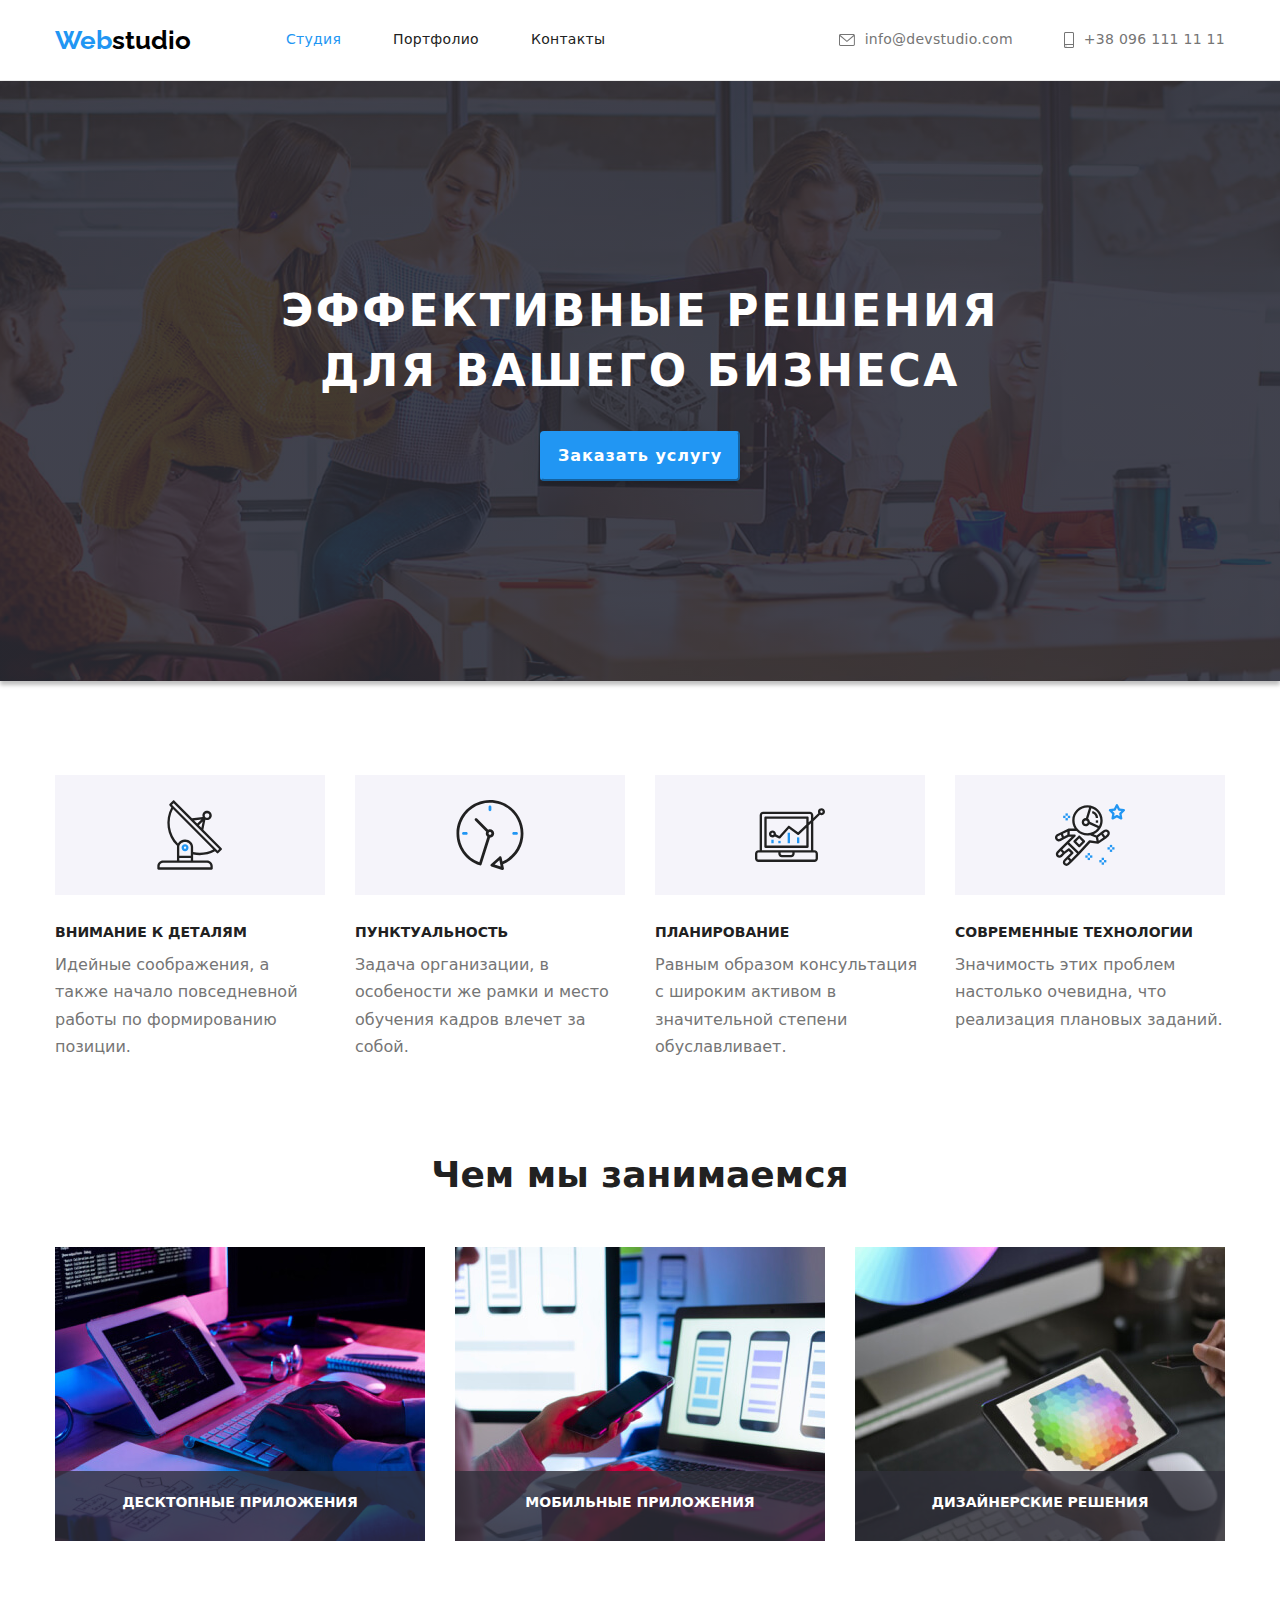
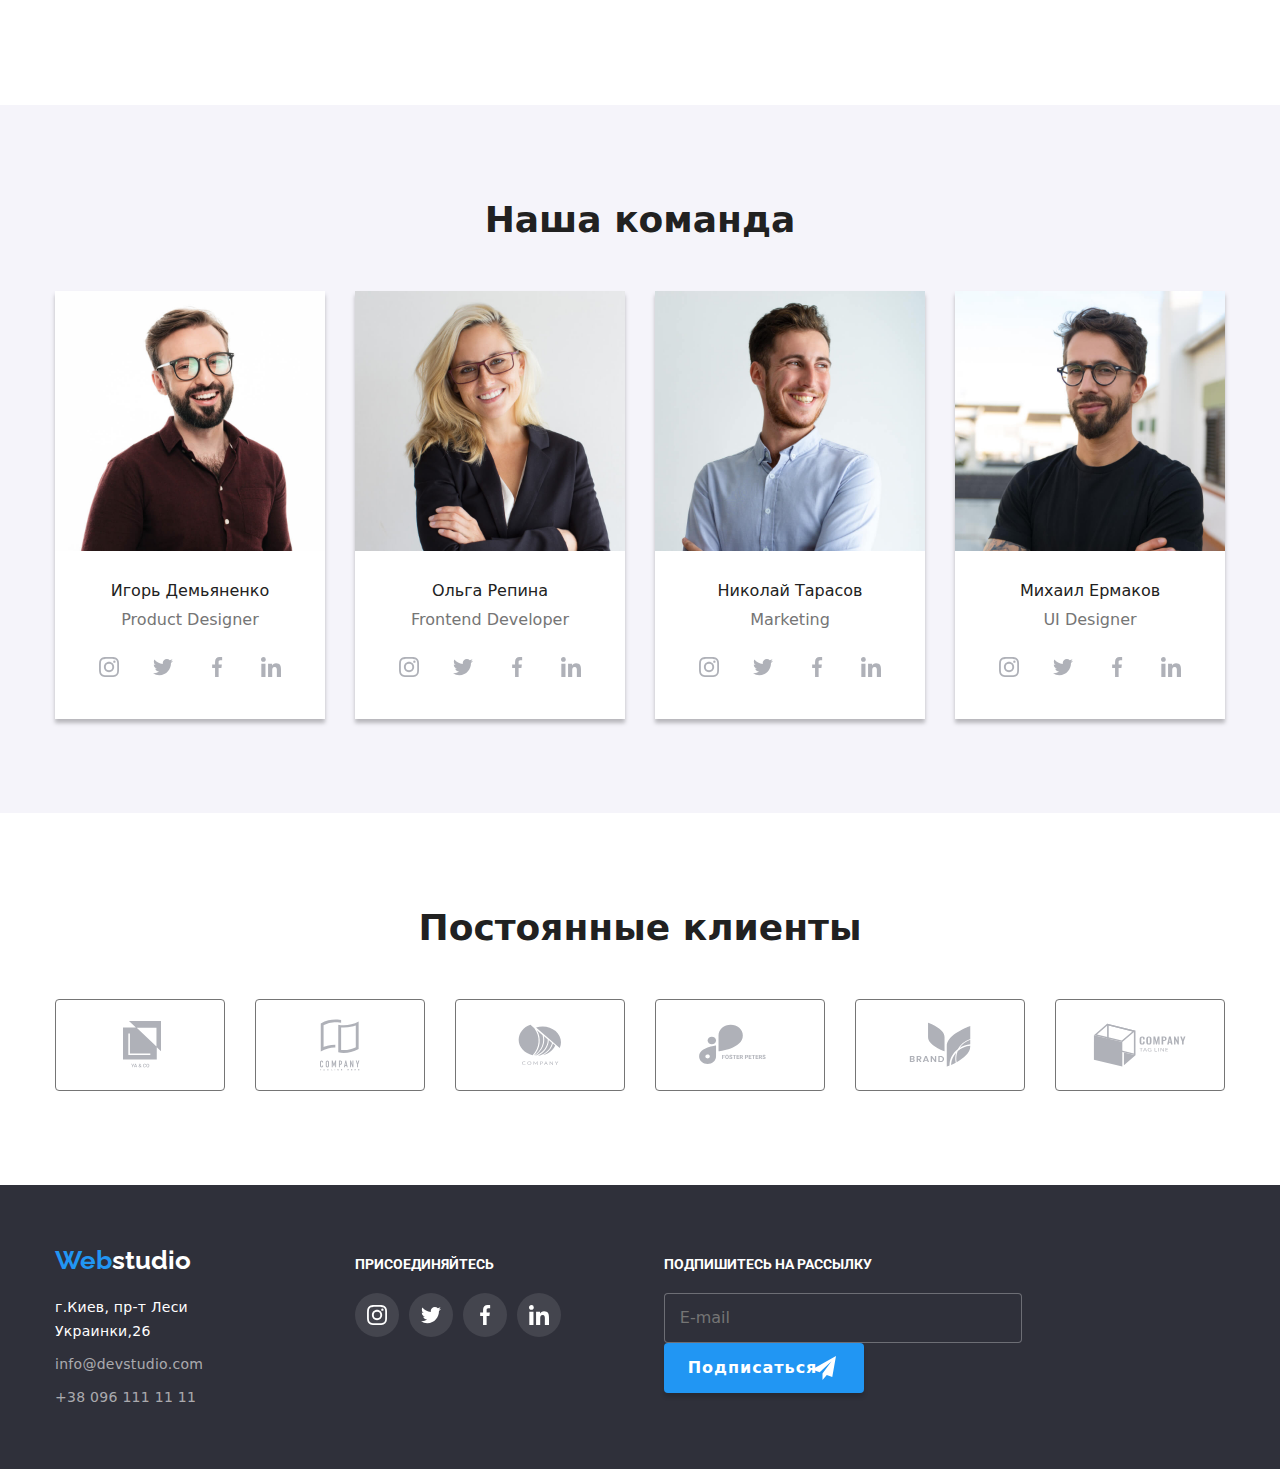
<file: index.html>
<!DOCTYPE html>
<html lang="ru">
<head>
    <meta charset="UTF-8">
    <meta http-equiv="X-UA-Compatible" content="IE=edge">
    <meta name="viewport" content="width=device-width, initial-scale=1.0">
    <link href="https://fonts.googleapis.com/css2?family=Raleway:wght@700&family=Roboto:wght@400;500;700;900&display=swap"
    rel="stylesheet">
    <link rel="stylesheet" href="https://cdnjs.cloudflare.com/ajax/libs/modern-normalize/1.1.0/modern-normalize.min.css">
    <link rel="stylesheet" href="./css/main.min.css">
    <title>ВебСтудия</title>
</head>
<body>
    <header class="header">
        <div class="container"> 
            <nav class="navigation">
                <a class="logo link" href="./index.html"><span class="logo-accent">Web</span>studio</a>
                <ul class="navigation-list list" >
                    <Li class="navigation-list-item">
                        <a class="navigation-list-link link current-page" href="./index.html">Студия</a>
                    </Li>
                    <Li class="navigation-list-item">
                        <a class="navigation-list-link link" href="./portfolio.html">Портфолио</a>
                    </Li>
                    <Li class="navigation-list-item">
                        <a class="navigation-list-link link" href="">Контакты</a>
                    </Li>                 
                </ul>
            </nav>
            <ul class="header-adress-list list">
                <li class="header-adress-list-item">
                    <address class="header-adress">
                        <a class="header-adress-link link header-mail" href="mailto:info@devstudio.com">
                             <svg class="header-icon-mail"  width="16" height="12">
                                  <use href="./images/sprite.svg#envelope"></use>
                             </svg>info@devstudio.com</a>
                    </address>           
                </li>
                <li class="header-adress-list-item">
                    <address><a class="header-adress-link link header-tel" href="tel:+380961111111">
                        <svg class="header-icon-tel"  width="10" height="16">
                        <use href="./images/sprite.svg#smartphone"></use>
                   </svg>+38 096 111 11 11</a></address></li>
                    
            </ul>
        </div>
    </header>
    <main>
        <section class="hero">
            <div class="container"> 
                <h1 class="hero-title title">Эффективные решения<br>для вашего бизнеса</h1>
                <button class="hero-btn" data-modal-open>Заказать услугу</button>
            </div>
        </section>
        <div class="backdrop is-hidden" data-modal>
            <div class="modal" >
                <button class="close-modal" data-modal-close>
                    <svg width=11px height=11px class="btn-close-modal">
                         <use href="./images/sprite.svg#hrest"></use>
                    </svg>
                </button>
                <form class="contact-form">
                   <h2 class="modal-title title" >Оставьте свои данные, мы вам перезвоним</h2> 
                   <div class="form-div" >
                        <label class="user-form-label" for="user-name">
                           Имя
                        </label>
                        <input class="user-form-input" type="text" name="name" id="user-name" >
                        <svg width=12px height=12px class="label-icon">
                            <use href="./images/sprite.svg#name"></use>
                        </svg> 
                   </div>

                   <div class="form-div">
                       <label class="user-form-label" for="user-tel" >
                           Телефон
                       </label>
                        <input class="user-form-input" type="tel" name="tel" id="user-tel" >
                        <svg width=14px height=14px class="label-icon">
                              <use href="./images/sprite.svg#tel"></use>
                        </svg>                   
                   </div>

                   <div class="form-div">
                       <label class="user-form-label" for="user-email">
                           Почта
                        </label>
                        <input class="user-form-input" type="email" name="email" id="user-email" >
                        <svg width=16px height=12px class="label-icon">
                            <use href="./images/sprite.svg#mail"></use>
                        </svg> 
                   </div>

                    <label class="user-form-label" >Комментарий</label>
                    <textarea class="form-message" name="user-message" placeholder="Введите текст" id="user-message" ></textarea>

                    <label class="agree-checkbox">
                        <input class="checkbox" type="checkbox" value="agree-checkbox">
                        <span class="custom-checkbox"></span>
                        <span class="agree-text" >Соглашаюсь с рассылкой и принимаю <a class="contract link"  href="">Условия договора</a></span>
                    </label>

                    <button class="modal-submit-btn btn" type="submit">Отправить</button>
                </form>
                
            </div>

        </div>
        <section class="properties">
            <div class="container">
                <h2 hidden class="properties-title">Наши достоинства</h2>
                <ul class="properties-list list">
                    <li class="properties-list-item attantion">
                        <div class="properties-icon">
                          <svg class="properties-icon-svg" width="65.32" height="70">
                            <use href="./images/sprite.svg#group"></use>
                          </svg>
                        </div>
                        <h3 class="properties-item-title title">внимание к деталям</h3>
                        <p class="properties-item-text">Идейные соображения, а также начало повседневной работы по формированию позиции.</p>
                    </li>
                    <li class="properties-list-item punctuality">
                          <div class="properties-icon">
                            <svg class="properties-icon-svg" width="70" height="70">
                                <use href="./images/sprite.svg#clock"></use>
                            </svg>
                          </div>                      
                        <h3 class="properties-item-title title">пунктуальность</h3>
                        <p class="properties-item-text">Задача организации, в особености же рамки и место обучения кадров влечет за собой.</p>
                    </li>
                    <li class="properties-list-item planning">
                        <div class="properties-icon">
                            <svg class="properties-icon-svg" width="70" height="70">
                                <use href="./images/sprite.svg#diagram"></use>
                            </svg>
                        </div>
                        <h3 class="properties-item-title title">планирование</h3>
                        <p class="properties-item-text">Равным образом консультация с широким активом в значительной степени обуславливает.</p>
                    </li>
                    <li class="properties-list-item modernity">
                        <div class="properties-icon">
                            <svg class="properties-icon-svg" width="70" height="70">
                                <use href="./images/sprite.svg#astronaut"></use>
                            </svg>
                        </div>
                        <h3 class="properties-item-title title">современные технологии</h3>
                        <p class="properties-item-text">Значимость этих проблем настолько очевидна, что реализация плановых заданий.</p>
                    </li>
                </ul>
            </div>
          
        </section>
        <section class="work">
            <div class="container">
               <h2 class="work-title title">Чем мы занимаемся</h2>
               <ul class="work-list list">
                    <li class="work-list-item">
                       <img src="images/What-we-do1.jpg" alt="формируем код" width=370 height=294>
                       <div class="work-sub">
                          <p class="work-sub-text">десктопные приложения</p>
                       </div>
                    </li>
                    <li class="work-list-item">
                       <img src="images/What-we-do2.jpg" alt="приложения для телефонов" width=370 height=294>
                       <div class="work-sub">
                          <p class="work-sub-text">мобильные приложения</p>
                       </div>
                    </li>
                    <li class="work-list-item">
                       <img src="images/What-we-do3.jpg" alt="дизайн" width=370 height=294>
                       <div class="work-sub">
                          <p class="work-sub-text">дизайнерские решения</p>
                       </div>
                    </li>
               </ul>  
            </div>
        </section>
        <section class="team">
            <div class="container">
               <h2 class="team-title title">Наша команда</h2>
                <ul class="team-list list">
                <li class="team-item">
                    <img class="team-foto" src="images/our-team1.jpg" alt="Фото сотрудника Игоря" width="270" height="260">
                    <h3 class="team-item-title title">Игорь Демьяненко</h3>
                    <p class="team-item-text" lang="en">Product Designer</p>
                    <div class="social">
                        <ul class="social-list list">
                            <li class="social-list-item">
                                <a class="social-link link" href="#" aria-label="instagram">
                                   <svg class="social-icon" width="20" height="20">
                                       <use href="./images/sprite.svg#instagram"></use>
                                   </svg>
                                </a>
                            </li>
                            <li class="social-list-item">
                                <a class="social-link link" href="#" aria-label="twitter">
                                     <svg class="social-icon" width="20" height="20">
                                         <use href="./images/sprite.svg#twitter"></use>
                                     </svg>
                                </a>
                            </li>
                            <li class="social-list-item">
                                <a class="social-link link" href="#" aria-label="facebook">
                                   <svg class="social-icon" width="20" height="20">
                                        <use href="./images/sprite.svg#facebook"></use>
                                   </svg>
                                </a>
                            </li>
                            <li class="social-list-item">
                                <a class="social-link link" href="#" aria-label="linkedin">
                                     <svg class="social-icon" width="20" height="20">
                                        <use href="./images/sprite.svg#linkedin"></use>
                                     </svg>
                                 </a>
                            </li>
                        </ul>                    
                                                                    
                    </div>
                </li>
                <li class="team-item">
                    <img class="team-foto" src="images/our-team2.jpg" alt="Фото сотрудници Ольги" width="270" height="260">
                    <h3 class="team-item-title title">Ольга Репина</h3>
                    <p class="team-item-text" lang="en">Frontend Developer</p>
                    <div class="social">
                        <ul class="social-list list">
                            <li class="social-list-item">
                                <a class="social-link link" href="#" aria-label="instagram">
                                   <svg class="social-icon" width="20" height="20">
                                       <use href="./images/sprite.svg#instagram"></use>
                                   </svg>
                                </a>
                            </li>
                            <li class="social-list-item">
                                <a class="social-link link" href="#" aria-label="twitter">
                                     <svg class="social-icon" width="20" height="20">
                                         <use href="./images/sprite.svg#twitter"></use>
                                     </svg>
                                </a>
                            </li>
                            <li class="social-list-item">
                                <a class="social-link link" href="#" aria-label="facebook">
                                   <svg class="social-icon" width="20" height="20">
                                        <use href="./images/sprite.svg#facebook"></use>
                                   </svg>
                                </a>
                            </li>
                            <li class="social-list-item">
                                <a class="social-link link" href="#" aria-label="linkedin">
                                     <svg class="social-icon" width="20" height="20">
                                        <use href="./images/sprite.svg#linkedin"></use>
                                     </svg>
                                 </a>
                            </li>
                        </ul>                    
                                                                    
                    </div>
                </li>
                <li class="team-item">
                    <img class="team-foto" src="images/our-team3.jpg" alt="Фото сотрудника Николая" width="270" height="260">
                    <h3 class="team-item-title title" >Николай Тарасов</h3>
                    <p class="team-item-text" lang="en">Marketing</p>
                    <div class="social">
                        <ul class="social-list list">
                            <li class="social-list-item">
                                <a class="social-link link" href="#" aria-label="instagram">
                                   <svg class="social-icon" width="20" height="20">
                                       <use href="./images/sprite.svg#instagram"></use>
                                   </svg>
                                </a>
                            </li>
                            <li class="social-list-item">
                                <a class="social-link link" href="#" aria-label="twitter">
                                     <svg class="social-icon" width="20" height="20">
                                         <use href="./images/sprite.svg#twitter"></use>
                                     </svg>
                                </a>
                            </li>
                            <li class="social-list-item">
                                <a class="social-link link" href="#" aria-label="facebook">
                                   <svg class="social-icon" width="20" height="20">
                                        <use href="./images/sprite.svg#facebook"></use>
                                   </svg>
                                </a>
                            </li>
                            <li class="social-list-item">
                                <a class="social-link link" href="#" aria-label="linkedin">
                                     <svg class="social-icon" width="20" height="20">
                                        <use href="./images/sprite.svg#linkedin"></use>
                                     </svg>
                                 </a>
                            </li>
                        </ul>                    
                                                                    
                    </div>
                </li>
                <li class="team-item">
                    <img class="team-foto" src="images/our-team4.jpg" alt="Фото сотрудника Михаила" width="270" height="260">
                    <h3 class="team-item-title" >Михаил Ермаков</h3>
                    <p class="team-item-text" lang="en">UI Designer</p>
                    <div class="social">
                        <ul class="social-list list">
                            <li class="social-list-item">
                                <a class="social-link link" href="#" aria-label="instagram">
                                   <svg class="social-icon" width="20" height="20">
                                       <use href="./images/sprite.svg#instagram"></use>
                                   </svg>
                                </a>
                            </li>
                            <li class="social-list-item">
                                <a class="social-link link" href="#" aria-label="twitter">
                                     <svg class="social-icon" width="20" height="20">
                                         <use href="./images/sprite.svg#twitter"></use>
                                     </svg>
                                </a>
                            </li>
                            <li class="social-list-item">
                                <a class="social-link link" href="#" aria-label="facebook">
                                   <svg class="social-icon" width="20" height="20">
                                        <use href="./images/sprite.svg#facebook"></use>
                                   </svg>
                                </a>
                            </li>
                            <li class="social-list-item">
                                <a class="social-link link" href="#" aria-label="linkedin">
                                     <svg class="social-icon" width="20" height="20">
                                        <use href="./images/sprite.svg#linkedin"></use>
                                     </svg>
                                 </a>
                            </li>
                        </ul>                    
                                                                    
                    </div>
                </li>
            </ul>  
            </div>
        </section>
        <section class="clients">
            <div class="container">
                 <h2 class="client-title title">Постоянные клиенты</h2>
                 <ul class="clients-list list">
                     <li class="clients-item">
                         <a class="link clients-link" href="">
                             <svg width="41" height="46.7" class="clients-icon">
                                 <use href="./images/sprite.svg#yaco"></use>
                            </svg>
                         </a>
                     </li>
                     <li class="clients-item">
                        <a class="link clients-link" href="">
                            <svg width="40" height="52" class="clients-icon">
                                <use href="./images/sprite.svg#tagline"></use>
                           </svg>
                        </a>
                     </li>
                     <li class="clients-item">
                        <a class="link clients-link" href="">
                            <svg width="43.46" height="41.18" class="clients-icon">
                                <use href="./images/sprite.svg#company"></use>
                           </svg>
                        </a>
                     </li>
                     <li class="clients-item">
                        <a class="link clients-link" href="">
                            <svg width="84.44" height="40.62" class="clients-icon">
                                <use href="./images/sprite.svg#foster"></use>
                           </svg>
                        </a>
                     </li>
                     <li class="clients-item">
                        <a class="link clients-link" href="">
                            <svg width="62.54" height="45.43" class="clients-icon">
                                <use href="./images/sprite.svg#brand"></use>
                           </svg>
                        </a>
                     </li>
                     <li class="clients-item">
                        <a class="link clients-link" href="">
                            <svg width="93.79" height="43.93" class="clients-icon">
                                <use href="./images/sprite.svg#companytag"></use>
                           </svg>
                        </a>
                     </li>
                 </ul>
            </div>
        </section>
        
    </main>
    <footer class="footer">
        <div class="container footer-container">
            <div class="footer-adress">
              <a class="footer-logo logo link" href=""><span class="logo-accent">Web</span>studio</a>
              <ul class="footer-list list">
                  <li class="footer-list-item"> 
                 <address><a class="footer-adress-map link" href="">г.Киев, пр-т Леси Украинки,26</a></address>
                  </li>
                  <li class="footer-list-item"><address><a class="footer-adress-link link" href="mailto:info@devstudio.com">info@devstudio.com</a></address></li>
                  <li class="footer-list-item"><address><a class="footer-adress-link link" href="tel:+380961111111">+38 096 111 11 11</a></address></li>
              </ul>  
            </div>
            <div class="invite">
                <p class="footer-invite">присоединяйтесь</p>
                <div class="footer-social">
                    <ul class="footer-social-list list">
                        <li class="footer-social-list-item">
                            <a class="footer-social-link social-link link" href="#" aria-label="instagram">
                               <svg class="footer-social-icon social-icon" width="20" height="20">
                                   <use href="./images/sprite.svg#instagram"></use>
                               </svg>
                            </a>
                        </li>
                        <li class="footer-social-list-item">
                            <a class="footer-social-link social-link link" href="#" aria-label="twitter">
                                 <svg class="footer-social-icon social-icon" width="20" height="20">
                                     <use href="./images/sprite.svg#twitter"></use>
                                 </svg>
                            </a>
                        </li>
                        <li class="footer-social-list-item">
                            <a class="footer-social-link social-link link" href="#" aria-label="facebook">
                               <svg class="footer-social-icon social-icon" width="20" height="20">
                                    <use href="./images/sprite.svg#facebook"></use>
                               </svg>
                            </a>
                        </li>
                        <li class="footer-social-list-item">
                            <a class="footer-social-link social-link link" href="#" aria-label="linkedin">
                                 <svg class="footer-social-icon social-icon" width="20" height="20">
                                    <use href="./images/sprite.svg#linkedin"></use>
                                 </svg>
                             </a>
                        </li>
                    </ul>                    
                                                                
                </div>
            </div>
            <div class="mailing">
                <b class="mailing-text" >подпишитесь на рассылку</b>
                <form name="mailing-form">
                    <input class="mailing-input" placeholder="E-mail" type="email" name="user-email">
                    <button type="submit" class="mailing-btn">Подписаться</button>
                </form>
                

            </div>
        </div>
    </footer>
 <script src="./js/modal.js"></script>
</body>
</html>
</file>
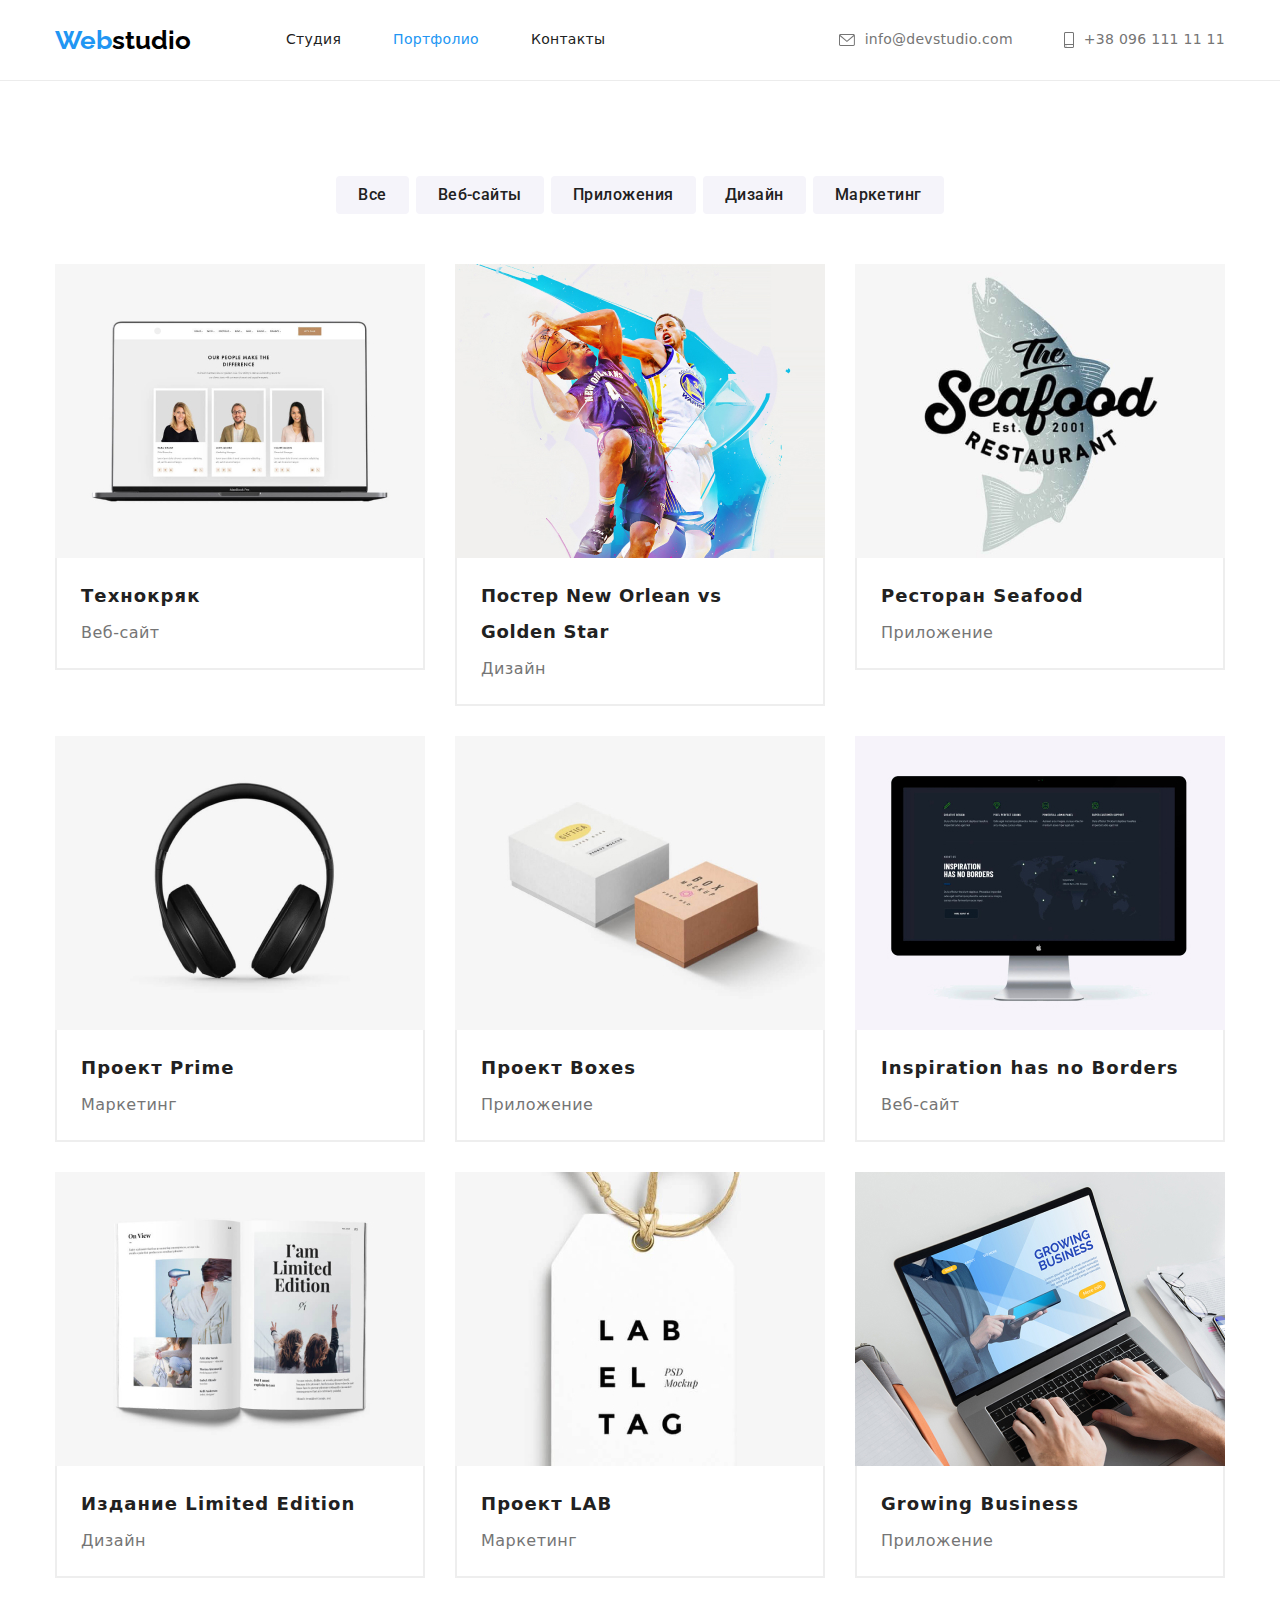
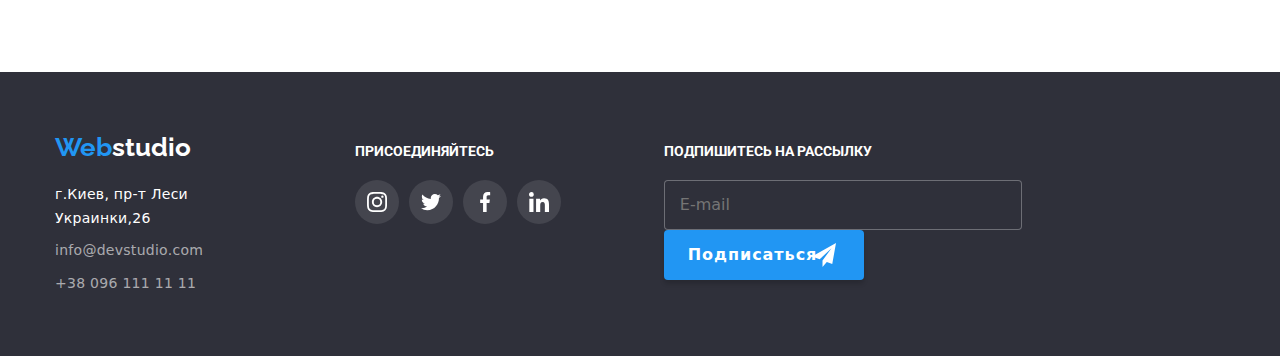
<file: portfolio.html>
<!DOCTYPE html>
<html lang="ru">

<head>
    <meta charset="UTF-8">
    <meta http-equiv="X-UA-Compatible" content="IE=edge">
    <meta name="viewport" content="width=, initial-scale=1.0">
    <link
        href="https://fonts.googleapis.com/css2?family=Raleway:wght@700&family=Roboto:wght@400;500;700;900&display=swap"
        rel="stylesheet">
    <link rel="stylesheet" href="https://cdnjs.cloudflare.com/ajax/libs/modern-normalize/1.1.0/modern-normalize.min.css">
    <link rel="stylesheet" href="./css/main.min.css">
    <title>ВебСтудия</title>
</head>

<body>
    <header class="header">
        <div class="container"> 
            <nav class="navigation">
                <a class="logo link" href="./index.html"><span class="logo-accent">Web</span>studio</a>
                <ul class="navigation-list list" >
                    <Li class="navigation-list-item">
                        <a class="navigation-list-link link" href="./index.html">Студия</a>
                    </Li>
                    <Li class="navigation-list-item">
                        <a class="navigation-list-link link current-page" href="./portfolio.html">Портфолио</a>
                    </Li>
                    <Li class="navigation-list-item">
                        <a class="navigation-list-link link" href="">Контакты</a>
                    </Li>                 
                </ul>
            </nav>
            <ul class="header-adress-list list">
                <li class="header-adress-list-item">
                    <address class="header-adress">
                        <a class="header-adress-link link header-mail" href="mailto:info@devstudio.com">
                             <svg class="header-icon-mail"  width="16" height="12">
                                  <use href="./images/sprite.svg#envelope"></use>
                             </svg>info@devstudio.com</a>
                    </address>           
                </li>
                <li class="header-adress-list-item">
                    <address><a class="header-adress-link link header-tel" href="tel:+380961111111">
                        <svg class="header-icon-tel"  width="10" height="16">
                        <use href="./images/sprite.svg#smartphone"></use>
                   </svg>+38 096 111 11 11</a></address></li>
                    
            </ul>
        </div>
    </header>
    <main>
        <h1 hidden>Примеры работ</h1>
        <ul class="btn-filter-list list">
           <li class="btn-filter-list-item"><button class="btn-filter" type="button">Все</button></li>
           <li class="btn-filter-list-item"><button class="btn-filter" type="button">Веб-сайты</button></li>
           <li class="btn-filter-list-item"><button class="btn-filter" type="button">Приложения</button></li>
           <li class="btn-filter-list-item"><button class="btn-filter" type="button">Дизайн</button></li>
           <li class="btn-filter-list-item"><button class="btn-filter" type="button">Маркетинг</button></li>
        </ul>
        <div class="container">
            <ul class="works-list list">
                <li class="works-list-item">
                    <a class="link works-link" href="">
                       <div class="tehnokryak">
                             <img class="works-list-img" src="./images/portfolio/portfolio1.jpg" alt="Пример веб-сайта Технокряк" width="370" height="294">
                             <p class="overlay sub">
                                Технокряк это современная площадка распространения коронавируса. Компании используют эту платформу для цифрового шпионажа и атак на защищённые сервера конкурентов
                             </p>
                        </div>
                        <div class="works-text">
                            <h2 class="works-list-title title" >Технокряк</h2>
                            <p class="works-list-text" >Веб-сайт</p>   
                        </div>    
                    </a>
                   
                </li>
                <li class="works-list-item">
                    <a class="link works-link" href="">
                       <div class="tehnokryak">
                            <img class="works-list-img" src="./images/portfolio/portfolio2.jpg" alt="Пример дизайна постера баскетбольной команды" width="370" height="294">
                            <p class="overlay sub">
                                Lorem ipsum dolor sit amet, consectetur adipiscing elit, sed do eiusmod tempor incididunt ut labore et dolore magna aliqua. Ut enim ad minim veniam.
                            </p>
                       </div>
                        <div class="works-text">
                           <h2 class="works-list-title poster title" >Постер New Orlean vs Golden Star</h2>
                           <p class="works-list-text" >Дизайн</p>
                        </div>
                    </a>

                </li>
                <li class="works-list-item">
                    <a class="link works-link" href="">
                       <div class="tehnokryak">
                            <img class="works-list-img" src="./images/portfolio/portfolio3.jpg" alt="Пример приложения для ресторана" width="370" height="294">
                            <p class="overlay sub">
                                Lorem ipsum dolor sit amet, consectetur adipiscing elit, sed do eiusmod tempor incididunt ut labore et dolore magna aliqua. Ut enim ad minim veniam.
                            </p>
                       </div>
                        <div class="works-text">
                           <h2 class="works-list-title title" >Ресторан Seafood</h2>
                           <p class="works-list-text" >Приложение</p>
                        </div>
                    </a>
                </li>
                <li class="works-list-item">
                    <a class="link works-link" href="">
                      
                       <div class="tehnokryak">
                        <img class="works-list-img" src="./images/portfolio/portfolio4.jpg" alt="Пример маркетинга проекта" width="370" height="294">
                        <p class="overlay sub">
                            Lorem ipsum dolor sit amet, consectetur adipiscing elit, sed do eiusmod tempor incididunt ut labore et dolore magna aliqua. Ut enim ad minim veniam.
                        </p>
                   </div>
                       <div class="works-text">
                          <h2 class="works-list-title title" >Проект Prime</h2>
                          <p class="works-list-text" >Маркетинг</p>
                       </div> 
                    </a>
                    
                </li>
                <li class="works-list-item">
                    <a class="link works-link" href="">
                       
                        <div class="tehnokryak">
                            <img class="works-list-img" src="./images/portfolio/portfolio5.jpg" alt="Пример приложения проекта" width="370" height="294">
                            <p class="overlay sub">
                                Lorem ipsum dolor sit amet, consectetur adipiscing elit, sed do eiusmod tempor incididunt ut labore et dolore magna aliqua. Ut enim ad minim veniam.
                            </p>
                       </div>
                        <div class="works-text">
                           <h2 class="works-list-title title" >Проект Boxes</h2>
                           <p class="works-list-text" >Приложение</p>
                        </div>
                    </a>
                    
                </li>
                <li class="works-list-item">
                    <a class="link works-link" href="">
                       
                       <div class="tehnokryak">
                        <img class="works-list-img" src="./images/portfolio/portfolio6.jpg" alt="Пример веб-сайта" width="370" height="294">
                        <p class="overlay sub">
                            Lorem ipsum dolor sit amet, consectetur adipiscing elit, sed do eiusmod tempor incididunt ut labore et dolore magna aliqua. Ut enim ad minim veniam.
                        </p>
                   </div>
                       <div class="works-text">
                          <h2 class="works-list-title title" >Inspiration has no Borders</h2>
                          <p class="works-list-text" >Веб-сайт</p>
                       </div>  
                    </a>
                    
                </li>
                <li class="works-list-item">
                    <a class="link works-link" href="">
                        
                        <div class="tehnokryak">
                            <img class="works-list-img" src="./images/portfolio/portfolio7.jpg" alt="Пример дизайна издания" width="370" height="294">
                            <p class="overlay sub">
                                Lorem ipsum dolor sit amet, consectetur adipiscing elit, sed do eiusmod tempor incididunt ut labore et dolore magna aliqua. Ut enim ad minim veniam.
                            </p>
                       </div>
                        <div class="works-text">
                          <h2 class="works-list-title title" >Издание Limited Edition</h2>
                          <p class="works-list-text" >Дизайн</p>
                        </div>
                    </a>
                    
                </li>
                <li class="works-list-item">
                    <a class="link works-link" href="">
                       
                       <div class="tehnokryak">
                        <img class="works-list-img" src="./images/portfolio/portfolio8.jpg" alt="Пример маркетинга проекта" width="370" height="294">
                        <p class="overlay sub">
                            Lorem ipsum dolor sit amet, consectetur adipiscing elit, sed do eiusmod tempor incididunt ut labore et dolore magna aliqua. Ut enim ad minim veniam.
                        </p>
                   </div>
                       <div class="works-text">
                           <h2 class="works-list-title title" >Проект LAB</h2>
                           <p class="works-list-text" >Маркетинг</p>
                       </div>
                    </a>
                    
                </li>
                <li class="works-list-item">
                    <a class="link works-link" href="">
                        
                        <div class="tehnokryak">
                            <img class="works-list-img" src="./images/portfolio/portfolio9.jpg" alt="Пример приложения" width="370" height="294">
                            <p class="overlay sub">
                                Lorem ipsum dolor sit amet, consectetur adipiscing elit, sed do eiusmod tempor incididunt ut labore et dolore magna aliqua. Ut enim ad minim veniam.
                            </p>
                       </div>
                        <div class="works-text">
                            <h2 class="works-list-title title" >Growing Business</h2>
                            <p class="works-list-text" >Приложение</p>
                        </div></a>
                    
                </li>
            </ul>
        </div>
        
        
    </main>
        <footer class="footer">
            <div class="container footer-container">
                <div class="footer-adress">
                    <a class="footer-logo logo link" href="./index.html"><span class="logo-accent">Web</span>studio</a>
                    <ul class="footer-list list">
                        <li class="footer-list-item">
                          <address><a class="footer-adress-map link" href="">г.Киев, пр-т Леси Украинки,26</a></address>
                        </li>
                        <li class="footer-list-item">
                            <address><a class="footer-adress-link link" href="mailto:info@devstudio.com">info@devstudio.com</a>
                            </address>
                        </li>
                        <li class="footer-list-item">
                            <address><a class="footer-adress-link link" href="tel:+380961111111">+38 096 111 11 11</a></address>
                         </li>
                    </ul> 
                </div>
                             
            
            <div class="invite">
                <p class="footer-invite">присоединяйтесь</p>
                <div class="footer-social">
                    <ul class="footer-social-list list">
                        <li class="footer-social-list-item">
                            <a class="footer-social-link social-link link" href="#" aria-label="instagram">
                               <svg class="footer-social-icon social-icon" width="20" height="20">
                                   <use href="./images/sprite.svg#instagram"></use>
                               </svg>
                            </a>
                        </li>
                        <li class="footer-social-list-item">
                            <a class="footer-social-link social-link link" href="#" aria-label="twitter">
                                 <svg class="footer-social-icon social-icon" width="20" height="20">
                                     <use href="./images/sprite.svg#twitter"></use>
                                 </svg>
                            </a>
                        </li>
                        <li class="footer-social-list-item">
                            <a class="footer-social-link social-link link" href="#" aria-label="facebook">
                               <svg class="footer-social-icon social-icon" width="20" height="20">
                                    <use href="./images/sprite.svg#facebook"></use>
                               </svg>
                            </a>
                        </li>
                        <li class="footer-social-list-item">
                            <a class="footer-social-link social-link link" href="#" aria-label="linkedin">
                                 <svg class="footer-social-icon social-icon" width="20" height="20">
                                    <use href="./images/sprite.svg#linkedin"></use>
                                 </svg>
                             </a>
                        </li>
                    </ul>                    
                                                                
                </div>
            </div>
            <div class="mailing">
                <b class="mailing-text" >подпишитесь на рассылку</b>
                <form name="mailing">
                    <input class="mailing-input" placeholder="E-mail" type="email" name="user-email" required />
                    <button type="submit" class="mailing-btn">Подписаться</button>
                </form>
            </div>
            </div>
        </footer>

</body>
</file>
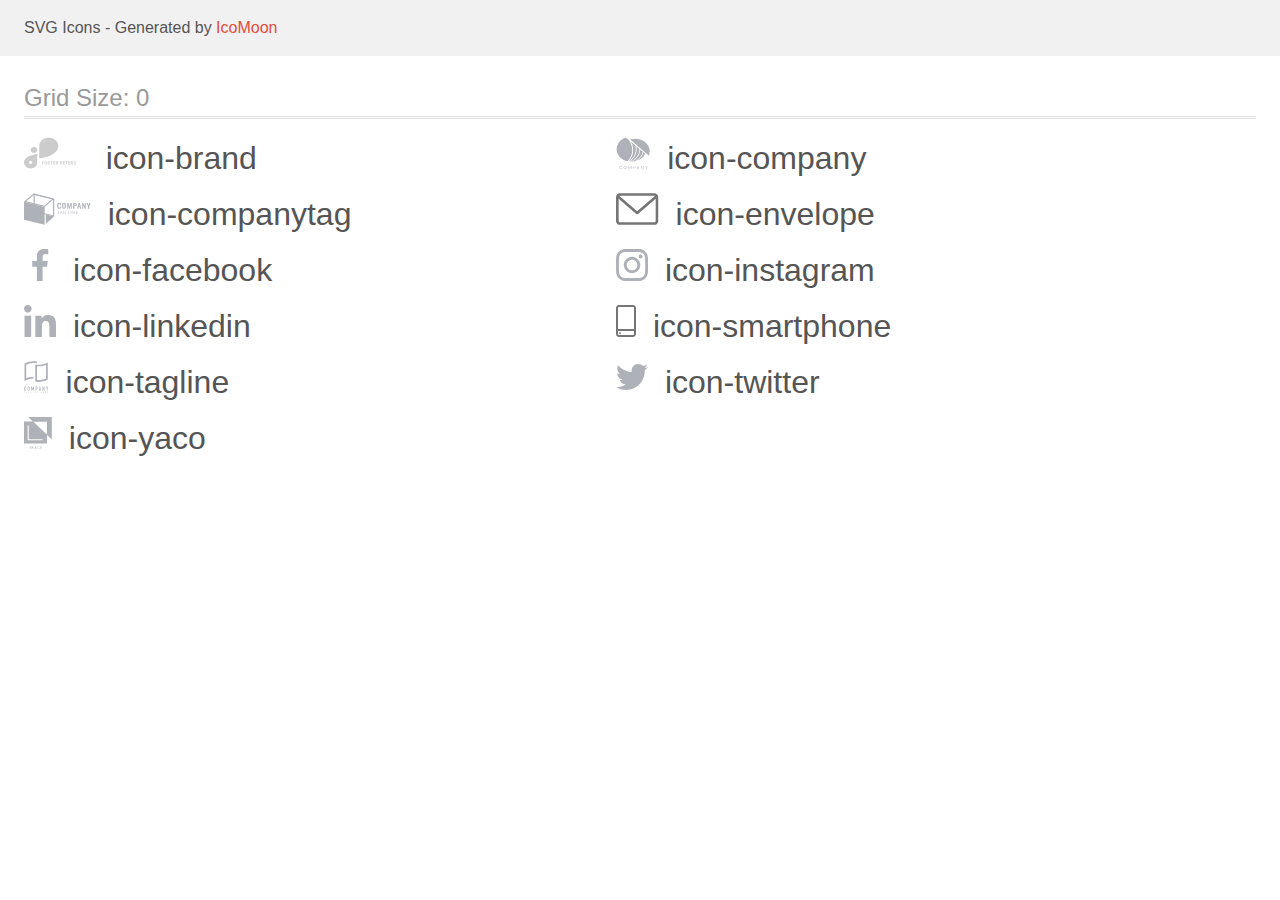
<file: images/icomoon/demo.html>
<!doctype html>
<html>
<head>
    <title>IcoMoon - SVG Icons</title>
    <meta charset="utf-8">
    <meta name="viewport" content="width=device-width, initial-scale=1">
    <link rel="stylesheet" href="demo-files/demo.css">
    <link rel="stylesheet" href="style.css">
</head>
<body>
<svg aria-hidden="true" style="position: absolute; width: 0; height: 0; overflow: hidden;" version="1.1" xmlns="http://www.w3.org/2000/svg" xmlns:xlink="http://www.w3.org/1999/xlink">
<defs>
<symbol id="icon-brand" viewBox="0 0 65 32">
<path fill="#fff" style="fill: var(--color1, #fff)" d="M10.016 9.983h-0.002c-1.827 0-3.308 1.316-3.308 2.94v0.002c0 1.624 1.481 2.94 3.308 2.94h0.002c1.827 0 3.308-1.316 3.308-2.94v-0.002c0-1.624-1.481-2.94-3.308-2.94z"></path>
<path fill="#000" style="fill: var(--color2, #000)" opacity="0.2" d="M10.016 9.983h-0.002c-1.827 0-3.308 1.316-3.308 2.94v0.002c0 1.624 1.481 2.94 3.308 2.94h0.002c1.827 0 3.308-1.316 3.308-2.94v-0.002c0-1.624-1.481-2.94-3.308-2.94z"></path>
<path fill="#fff" style="fill: var(--color1, #fff)" d="M34.434 9.043c-0.005-2.255-1.015-4.417-2.81-6.012s-4.226-2.493-6.764-2.498v0c-2.538 0.004-4.972 0.902-6.767 2.497s-2.806 3.757-2.811 6.013v0 12.436c0 0 19.149-1.895 19.151-12.434v-0.002z"></path>
<path fill="#000" style="fill: var(--color2, #000)" opacity="0.2" d="M34.434 9.043c-0.005-2.255-1.015-4.417-2.81-6.012s-4.226-2.493-6.764-2.498v0c-2.538 0.004-4.972 0.902-6.767 2.497s-2.806 3.757-2.811 6.013v0 12.436c0 0 19.149-1.895 19.151-12.434v-0.002z"></path>
<path fill="#fff" style="fill: var(--color1, #fff)" d="M0 25.562c0.005 1.569 0.708 3.073 1.956 4.183s2.94 1.735 4.706 1.74v0c1.765-0.005 3.457-0.63 4.705-1.739s1.952-2.613 1.957-4.182v0-8.654c0 0-13.325 1.32-13.325 8.652zM6.662 27.112c-0.345 0-0.682-0.091-0.969-0.261s-0.511-0.413-0.643-0.696c-0.132-0.283-0.167-0.595-0.099-0.896s0.233-0.577 0.477-0.794 0.555-0.364 0.893-0.424c0.338-0.060 0.689-0.029 1.008 0.088s0.591 0.316 0.783 0.571c0.192 0.255 0.294 0.555 0.294 0.861 0.001 0.204-0.044 0.406-0.131 0.595s-0.216 0.36-0.378 0.505c-0.162 0.145-0.355 0.259-0.567 0.338s-0.439 0.119-0.669 0.119v-0.006z"></path>
<path fill="#000" style="fill: var(--color2, #000)" opacity="0.2" d="M0 25.562c0.005 1.569 0.708 3.073 1.956 4.183s2.94 1.735 4.706 1.74v0c1.765-0.005 3.457-0.63 4.705-1.739s1.952-2.613 1.957-4.182v0-8.654c0 0-13.325 1.32-13.325 8.652zM6.662 27.112c-0.345 0-0.682-0.091-0.969-0.261s-0.511-0.413-0.643-0.696c-0.132-0.283-0.167-0.595-0.099-0.896s0.233-0.577 0.477-0.794 0.555-0.364 0.893-0.424c0.338-0.060 0.689-0.029 1.008 0.088s0.591 0.316 0.783 0.571c0.192 0.255 0.294 0.555 0.294 0.861 0.001 0.204-0.044 0.406-0.131 0.595s-0.216 0.36-0.378 0.505c-0.162 0.145-0.355 0.259-0.567 0.338s-0.439 0.119-0.669 0.119v-0.006z"></path>
<path fill="#fff" style="fill: var(--color1, #fff)" d="M20.128 26.258h-1.286v1.328h-0.67v-3.25h2.116v0.542h-1.446v0.839h1.286v0.54zM23.346 26.035c0 0.32-0.057 0.6-0.17 0.842s-0.275 0.427-0.487 0.558c-0.21 0.131-0.451 0.196-0.723 0.196-0.269 0-0.51-0.065-0.721-0.194s-0.375-0.314-0.491-0.554c-0.116-0.241-0.175-0.518-0.176-0.83v-0.161c0-0.32 0.057-0.601 0.172-0.844 0.116-0.244 0.279-0.431 0.489-0.56 0.211-0.131 0.452-0.196 0.723-0.196s0.511 0.065 0.721 0.196c0.211 0.129 0.374 0.316 0.489 0.56 0.116 0.242 0.174 0.523 0.174 0.841v0.145zM22.668 25.888c0-0.341-0.061-0.6-0.183-0.777s-0.296-0.266-0.522-0.266c-0.225 0-0.398 0.088-0.52 0.263-0.122 0.174-0.184 0.43-0.185 0.768v0.158c0 0.332 0.061 0.589 0.183 0.772s0.298 0.275 0.527 0.275c0.225 0 0.397-0.088 0.518-0.263 0.121-0.177 0.182-0.434 0.183-0.772v-0.158zM25.518 26.734c0-0.126-0.045-0.223-0.134-0.29-0.089-0.068-0.25-0.14-0.482-0.214-0.232-0.076-0.416-0.15-0.551-0.223-0.369-0.199-0.554-0.468-0.554-0.806 0-0.176 0.049-0.332 0.147-0.469 0.1-0.138 0.242-0.246 0.426-0.324 0.186-0.077 0.394-0.116 0.625-0.116 0.232 0 0.439 0.042 0.621 0.127 0.181 0.083 0.322 0.202 0.422 0.355 0.101 0.153 0.152 0.327 0.152 0.522h-0.67c0-0.149-0.047-0.264-0.141-0.346-0.094-0.083-0.225-0.125-0.395-0.125-0.164 0-0.291 0.035-0.382 0.105-0.091 0.068-0.136 0.159-0.136 0.272 0 0.106 0.053 0.194 0.158 0.266 0.107 0.071 0.264 0.138 0.471 0.201 0.381 0.115 0.659 0.257 0.833 0.426s0.261 0.381 0.261 0.634c0 0.281-0.106 0.502-0.319 0.663-0.213 0.159-0.499 0.239-0.859 0.239-0.25 0-0.478-0.045-0.683-0.136-0.205-0.092-0.362-0.218-0.471-0.377-0.107-0.159-0.161-0.344-0.161-0.554h0.672c0 0.359 0.214 0.538 0.643 0.538 0.159 0 0.284-0.032 0.373-0.096 0.089-0.065 0.134-0.156 0.134-0.272zM29.092 24.879h-0.996v2.708h-0.67v-2.708h-0.982v-0.542h2.647v0.542zM31.431 26.178h-1.286v0.871h1.509v0.538h-2.179v-3.25h2.174v0.542h-1.504v0.775h1.286v0.525zM33.251 26.396h-0.533v1.19h-0.67v-3.25h1.208c0.384 0 0.68 0.086 0.888 0.257s0.312 0.413 0.312 0.725c0 0.222-0.048 0.407-0.145 0.556-0.095 0.147-0.24 0.265-0.435 0.353l0.703 1.328v0.031h-0.719l-0.609-1.19zM32.717 25.854h0.54c0.168 0 0.298-0.042 0.391-0.127 0.092-0.086 0.138-0.205 0.138-0.355 0-0.153-0.044-0.274-0.132-0.362-0.086-0.088-0.219-0.132-0.4-0.132h-0.538v0.975zM36.775 26.441v1.145h-0.67v-3.25h1.268c0.244 0 0.458 0.045 0.643 0.134 0.186 0.089 0.329 0.216 0.429 0.382 0.1 0.164 0.15 0.35 0.15 0.56 0 0.318-0.109 0.57-0.328 0.754-0.217 0.183-0.519 0.275-0.904 0.275h-0.587zM36.775 25.899h0.598c0.177 0 0.312-0.042 0.404-0.125 0.094-0.083 0.141-0.202 0.141-0.357 0-0.159-0.047-0.288-0.141-0.386s-0.223-0.149-0.388-0.152h-0.614v1.020zM41.012 26.178h-1.286v0.871h1.509v0.538h-2.179v-3.25h2.174v0.542h-1.504v0.775h1.286v0.525zM44.119 24.879h-0.995v2.708h-0.67v-2.708h-0.982v-0.542h2.647v0.542zM46.458 26.178h-1.286v0.871h1.509v0.538h-2.178v-3.25h2.174v0.542h-1.504v0.775h1.286v0.525zM48.277 26.396h-0.533v1.19h-0.67v-3.25h1.208c0.384 0 0.68 0.086 0.888 0.257s0.313 0.413 0.313 0.725c0 0.222-0.048 0.407-0.145 0.556-0.095 0.147-0.24 0.265-0.435 0.353l0.703 1.328v0.031h-0.719l-0.609-1.19zM47.744 25.854h0.54c0.168 0 0.298-0.042 0.391-0.127 0.092-0.086 0.138-0.205 0.138-0.355 0-0.153-0.044-0.274-0.132-0.362-0.086-0.088-0.219-0.132-0.4-0.132h-0.538v0.975zM51.679 26.734c0-0.126-0.045-0.223-0.134-0.29-0.089-0.068-0.25-0.14-0.482-0.214-0.232-0.076-0.416-0.15-0.551-0.223-0.369-0.199-0.554-0.468-0.554-0.806 0-0.176 0.049-0.332 0.147-0.469 0.1-0.138 0.242-0.246 0.426-0.324 0.186-0.077 0.394-0.116 0.625-0.116 0.232 0 0.439 0.042 0.621 0.127 0.182 0.083 0.322 0.202 0.422 0.355 0.101 0.153 0.152 0.327 0.152 0.522h-0.67c0-0.149-0.047-0.264-0.141-0.346-0.094-0.083-0.225-0.125-0.395-0.125-0.164 0-0.291 0.035-0.382 0.105-0.091 0.068-0.136 0.159-0.136 0.272 0 0.106 0.053 0.194 0.158 0.266 0.107 0.071 0.264 0.138 0.471 0.201 0.381 0.115 0.658 0.257 0.833 0.426s0.261 0.381 0.261 0.634c0 0.281-0.106 0.502-0.319 0.663-0.213 0.159-0.499 0.239-0.859 0.239-0.25 0-0.478-0.045-0.683-0.136-0.205-0.092-0.362-0.218-0.471-0.377-0.107-0.159-0.161-0.344-0.161-0.554h0.672c0 0.359 0.214 0.538 0.643 0.538 0.159 0 0.283-0.032 0.373-0.096 0.089-0.065 0.134-0.156 0.134-0.272z"></path>
<path fill="#000" style="fill: var(--color2, #000)" opacity="0.2" d="M20.128 26.258h-1.286v1.328h-0.67v-3.25h2.116v0.542h-1.446v0.839h1.286v0.54zM23.346 26.035c0 0.32-0.057 0.6-0.17 0.842s-0.275 0.427-0.487 0.558c-0.21 0.131-0.451 0.196-0.723 0.196-0.269 0-0.51-0.065-0.721-0.194s-0.375-0.314-0.491-0.554c-0.116-0.241-0.175-0.518-0.176-0.83v-0.161c0-0.32 0.057-0.601 0.172-0.844 0.116-0.244 0.279-0.431 0.489-0.56 0.211-0.131 0.452-0.196 0.723-0.196s0.511 0.065 0.721 0.196c0.211 0.129 0.374 0.316 0.489 0.56 0.116 0.242 0.174 0.523 0.174 0.841v0.145zM22.668 25.888c0-0.341-0.061-0.6-0.183-0.777s-0.296-0.266-0.522-0.266c-0.225 0-0.398 0.088-0.52 0.263-0.122 0.174-0.184 0.43-0.185 0.768v0.158c0 0.332 0.061 0.589 0.183 0.772s0.298 0.275 0.527 0.275c0.225 0 0.397-0.088 0.518-0.263 0.121-0.177 0.182-0.434 0.183-0.772v-0.158zM25.518 26.734c0-0.126-0.045-0.223-0.134-0.29-0.089-0.068-0.25-0.14-0.482-0.214-0.232-0.076-0.416-0.15-0.551-0.223-0.369-0.199-0.554-0.468-0.554-0.806 0-0.176 0.049-0.332 0.147-0.469 0.1-0.138 0.242-0.246 0.426-0.324 0.186-0.077 0.394-0.116 0.625-0.116 0.232 0 0.439 0.042 0.621 0.127 0.181 0.083 0.322 0.202 0.422 0.355 0.101 0.153 0.152 0.327 0.152 0.522h-0.67c0-0.149-0.047-0.264-0.141-0.346-0.094-0.083-0.225-0.125-0.395-0.125-0.164 0-0.291 0.035-0.382 0.105-0.091 0.068-0.136 0.159-0.136 0.272 0 0.106 0.053 0.194 0.158 0.266 0.107 0.071 0.264 0.138 0.471 0.201 0.381 0.115 0.659 0.257 0.833 0.426s0.261 0.381 0.261 0.634c0 0.281-0.106 0.502-0.319 0.663-0.213 0.159-0.499 0.239-0.859 0.239-0.25 0-0.478-0.045-0.683-0.136-0.205-0.092-0.362-0.218-0.471-0.377-0.107-0.159-0.161-0.344-0.161-0.554h0.672c0 0.359 0.214 0.538 0.643 0.538 0.159 0 0.284-0.032 0.373-0.096 0.089-0.065 0.134-0.156 0.134-0.272zM29.092 24.879h-0.996v2.708h-0.67v-2.708h-0.982v-0.542h2.647v0.542zM31.431 26.178h-1.286v0.871h1.509v0.538h-2.179v-3.25h2.174v0.542h-1.504v0.775h1.286v0.525zM33.251 26.396h-0.533v1.19h-0.67v-3.25h1.208c0.384 0 0.68 0.086 0.888 0.257s0.312 0.413 0.312 0.725c0 0.222-0.048 0.407-0.145 0.556-0.095 0.147-0.24 0.265-0.435 0.353l0.703 1.328v0.031h-0.719l-0.609-1.19zM32.717 25.854h0.54c0.168 0 0.298-0.042 0.391-0.127 0.092-0.086 0.138-0.205 0.138-0.355 0-0.153-0.044-0.274-0.132-0.362-0.086-0.088-0.219-0.132-0.4-0.132h-0.538v0.975zM36.775 26.441v1.145h-0.67v-3.25h1.268c0.244 0 0.458 0.045 0.643 0.134 0.186 0.089 0.329 0.216 0.429 0.382 0.1 0.164 0.15 0.35 0.15 0.56 0 0.318-0.109 0.57-0.328 0.754-0.217 0.183-0.519 0.275-0.904 0.275h-0.587zM36.775 25.899h0.598c0.177 0 0.312-0.042 0.404-0.125 0.094-0.083 0.141-0.202 0.141-0.357 0-0.159-0.047-0.288-0.141-0.386s-0.223-0.149-0.388-0.152h-0.614v1.020zM41.012 26.178h-1.286v0.871h1.509v0.538h-2.179v-3.25h2.174v0.542h-1.504v0.775h1.286v0.525zM44.119 24.879h-0.995v2.708h-0.67v-2.708h-0.982v-0.542h2.647v0.542zM46.458 26.178h-1.286v0.871h1.509v0.538h-2.178v-3.25h2.174v0.542h-1.504v0.775h1.286v0.525zM48.277 26.396h-0.533v1.19h-0.67v-3.25h1.208c0.384 0 0.68 0.086 0.888 0.257s0.313 0.413 0.313 0.725c0 0.222-0.048 0.407-0.145 0.556-0.095 0.147-0.24 0.265-0.435 0.353l0.703 1.328v0.031h-0.719l-0.609-1.19zM47.744 25.854h0.54c0.168 0 0.298-0.042 0.391-0.127 0.092-0.086 0.138-0.205 0.138-0.355 0-0.153-0.044-0.274-0.132-0.362-0.086-0.088-0.219-0.132-0.4-0.132h-0.538v0.975zM51.679 26.734c0-0.126-0.045-0.223-0.134-0.29-0.089-0.068-0.25-0.14-0.482-0.214-0.232-0.076-0.416-0.15-0.551-0.223-0.369-0.199-0.554-0.468-0.554-0.806 0-0.176 0.049-0.332 0.147-0.469 0.1-0.138 0.242-0.246 0.426-0.324 0.186-0.077 0.394-0.116 0.625-0.116 0.232 0 0.439 0.042 0.621 0.127 0.182 0.083 0.322 0.202 0.422 0.355 0.101 0.153 0.152 0.327 0.152 0.522h-0.67c0-0.149-0.047-0.264-0.141-0.346-0.094-0.083-0.225-0.125-0.395-0.125-0.164 0-0.291 0.035-0.382 0.105-0.091 0.068-0.136 0.159-0.136 0.272 0 0.106 0.053 0.194 0.158 0.266 0.107 0.071 0.264 0.138 0.471 0.201 0.381 0.115 0.658 0.257 0.833 0.426s0.261 0.381 0.261 0.634c0 0.281-0.106 0.502-0.319 0.663-0.213 0.159-0.499 0.239-0.859 0.239-0.25 0-0.478-0.045-0.683-0.136-0.205-0.092-0.362-0.218-0.471-0.377-0.107-0.159-0.161-0.344-0.161-0.554h0.672c0 0.359 0.214 0.538 0.643 0.538 0.159 0 0.283-0.032 0.373-0.096 0.089-0.065 0.134-0.156 0.134-0.272z"></path>
</symbol>
<symbol id="icon-company" viewBox="0 0 34 32">
<path fill="#afb1b8" style="fill: var(--color3, #afb1b8)" d="M5.643 31.315c0.012 0 0.024 0.003 0.035 0.007s0.021 0.011 0.029 0.018l0.166 0.159c-0.129 0.129-0.288 0.231-0.467 0.302-0.21 0.076-0.435 0.113-0.663 0.108-0.213 0.004-0.426-0.031-0.623-0.101-0.178-0.065-0.338-0.162-0.469-0.285-0.134-0.128-0.237-0.278-0.303-0.44-0.073-0.182-0.108-0.373-0.106-0.565-0.003-0.193 0.036-0.386 0.114-0.567 0.073-0.164 0.182-0.314 0.322-0.44 0.142-0.124 0.312-0.222 0.499-0.287 0.205-0.069 0.422-0.103 0.642-0.101 0.204-0.004 0.407 0.027 0.596 0.092 0.165 0.062 0.316 0.148 0.447 0.255l-0.139 0.17c-0.010 0.012-0.022 0.022-0.035 0.031-0.016 0.010-0.036 0.014-0.056 0.013-0.022-0.001-0.042-0.008-0.060-0.018l-0.075-0.045-0.104-0.058c-0.045-0.021-0.091-0.040-0.139-0.056-0.062-0.019-0.125-0.034-0.189-0.045-0.082-0.013-0.164-0.019-0.247-0.018-0.158-0.002-0.315 0.024-0.461 0.076-0.136 0.048-0.26 0.121-0.361 0.213-0.104 0.098-0.183 0.214-0.235 0.339-0.058 0.144-0.087 0.295-0.085 0.448-0.002 0.155 0.026 0.309 0.085 0.455 0.051 0.125 0.129 0.239 0.231 0.338 0.095 0.092 0.213 0.163 0.345 0.209 0.136 0.049 0.281 0.073 0.428 0.072 0.085 0.001 0.17-0.004 0.253-0.014 0.137-0.015 0.268-0.056 0.384-0.121 0.058-0.033 0.113-0.071 0.164-0.112 0.021-0.018 0.049-0.028 0.079-0.029z"></path>
<path fill="#afb1b8" style="fill: var(--color3, #afb1b8)" d="M10.441 30.517c0.003 0.192-0.035 0.382-0.112 0.561-0.068 0.163-0.174 0.311-0.313 0.436s-0.306 0.222-0.491 0.286c-0.407 0.135-0.856 0.135-1.263 0-0.184-0.065-0.35-0.163-0.488-0.287-0.138-0.127-0.246-0.276-0.316-0.44-0.15-0.364-0.15-0.761 0-1.125 0.071-0.164 0.178-0.314 0.316-0.442 0.139-0.12 0.305-0.214 0.488-0.276 0.406-0.137 0.857-0.137 1.263 0 0.185 0.065 0.351 0.163 0.49 0.287 0.137 0.125 0.243 0.273 0.314 0.435 0.077 0.181 0.115 0.372 0.112 0.565zM10.005 30.517c0.003-0.153-0.023-0.306-0.079-0.451-0.047-0.125-0.122-0.239-0.222-0.338-0.097-0.093-0.217-0.166-0.351-0.213-0.296-0.099-0.623-0.099-0.918 0-0.134 0.047-0.254 0.12-0.351 0.213-0.101 0.097-0.178 0.212-0.224 0.338-0.106 0.294-0.106 0.609 0 0.903 0.047 0.125 0.123 0.24 0.224 0.338 0.098 0.092 0.217 0.164 0.351 0.211 0.296 0.096 0.622 0.096 0.918 0 0.134-0.047 0.254-0.119 0.351-0.211 0.1-0.098 0.175-0.213 0.222-0.338 0.056-0.145 0.082-0.298 0.079-0.451z"></path>
<path fill="#afb1b8" style="fill: var(--color3, #afb1b8)" d="M13.715 30.99l0.044 0.101c0.017-0.036 0.031-0.069 0.048-0.101 0.016-0.034 0.034-0.067 0.054-0.099l1.062-1.677c0.021-0.029 0.039-0.047 0.060-0.052 0.028-0.007 0.058-0.011 0.087-0.009h0.314v2.727h-0.372v-2.005c0-0.025 0-0.054 0-0.085-0.002-0.031-0.002-0.063 0-0.094l-1.068 1.7c-0.014 0.025-0.035 0.047-0.063 0.062s-0.059 0.023-0.091 0.023h-0.060c-0.032 0-0.064-0.007-0.091-0.022s-0.049-0.037-0.062-0.062l-1.099-1.711c0 0.032 0 0.065 0 0.097s0 0.061 0 0.087v2.005h-0.359v-2.722h0.314c0.030-0.002 0.059 0.002 0.087 0.009 0.026 0.011 0.046 0.030 0.058 0.052l1.084 1.678c0.021 0.031 0.039 0.064 0.054 0.097z"></path>
<path fill="#afb1b8" style="fill: var(--color3, #afb1b8)" d="M17.71 30.855v1.021h-0.415v-2.723h0.926c0.175-0.003 0.349 0.017 0.517 0.059 0.134 0.033 0.259 0.091 0.366 0.17 0.092 0.074 0.163 0.165 0.208 0.267 0.049 0.111 0.073 0.229 0.071 0.348 0.002 0.119-0.024 0.238-0.077 0.348-0.050 0.104-0.127 0.198-0.224 0.273-0.107 0.082-0.232 0.143-0.368 0.18-0.162 0.045-0.331 0.066-0.501 0.063l-0.503-0.007zM17.71 30.562h0.503c0.109 0.001 0.218-0.013 0.322-0.041 0.086-0.025 0.165-0.065 0.233-0.117 0.062-0.050 0.111-0.112 0.141-0.18 0.034-0.073 0.051-0.151 0.050-0.229 0.005-0.076-0.009-0.151-0.042-0.222s-0.082-0.134-0.145-0.186c-0.159-0.108-0.358-0.16-0.559-0.146h-0.503v1.122z"></path>
<path fill="#afb1b8" style="fill: var(--color3, #afb1b8)" d="M23.294 31.88h-0.328c-0.033 0.001-0.065-0.008-0.091-0.025-0.024-0.017-0.042-0.039-0.054-0.063l-0.282-0.659h-1.419l-0.293 0.659c-0.011 0.024-0.029 0.045-0.052 0.061-0.026 0.018-0.060 0.028-0.093 0.027h-0.328l1.246-2.727h0.432l1.263 2.727zM21.237 30.867h1.172l-0.494-1.11c-0.038-0.084-0.069-0.169-0.093-0.256l-0.048 0.143c-0.014 0.043-0.031 0.083-0.046 0.116l-0.49 1.108z"></path>
<path fill="#afb1b8" style="fill: var(--color3, #afb1b8)" d="M25.089 29.165c0.025 0.012 0.046 0.029 0.062 0.049l1.818 2.056c0-0.032 0-0.065 0-0.096s0-0.061 0-0.090v-1.931h0.372v2.727h-0.208c-0.030 0.001-0.059-0.005-0.085-0.016-0.026-0.013-0.048-0.030-0.067-0.050l-1.816-2.054c0.002 0.031 0.002 0.063 0 0.094 0 0.031 0 0.058 0 0.083v1.944h-0.372v-2.727h0.22c0.026-0.001 0.051 0.004 0.075 0.013z"></path>
<path fill="#afb1b8" style="fill: var(--color3, #afb1b8)" d="M30.402 30.795v1.083h-0.415v-1.083l-1.149-1.642h0.372c0.032-0.002 0.064 0.007 0.089 0.023 0.023 0.018 0.042 0.038 0.056 0.061l0.719 1.059c0.029 0.045 0.054 0.087 0.075 0.126s0.037 0.078 0.052 0.116l0.054-0.117c0.020-0.043 0.044-0.084 0.071-0.125l0.708-1.067c0.015-0.021 0.033-0.041 0.054-0.058 0.025-0.019 0.057-0.028 0.089-0.027h0.376l-1.151 1.65z"></path>
<path fill="#afb1b8" style="fill: var(--color3, #afb1b8)" d="M13.51 24.576c0.181 0.020 0.364 0.036 0.548 0.051 2.803-1.089 5.174-2.873 6.817-5.126s2.485-4.878 2.421-7.546l-3.089-2.684c0.628 2.84 0.334 5.776-0.849 8.479s-3.208 5.067-5.849 6.827z"></path>
<path fill="#afb1b8" style="fill: var(--color3, #afb1b8)" d="M12.407 24.451l0.083 0.014c2.822-1.754 4.974-4.203 6.176-7.030s1.402-5.904 0.571-8.83l-4.4-3.823c1.78 3.142 2.496 6.659 2.066 10.141s-1.989 6.786-4.496 9.528z"></path>
<path fill="#afb1b8" style="fill: var(--color3, #afb1b8)" d="M27.328 15.106c-0.747 2.931-2.563 5.574-5.177 7.537-0.763 0.576-1.587 1.090-2.46 1.534 2.128-0.544 4.085-1.504 5.718-2.809s2.9-2.917 3.703-4.714l-1.784-1.549z"></path>
<path fill="#afb1b8" style="fill: var(--color3, #afb1b8)" d="M26.628 14.674l-2.541-2.207c-0.049 2.517-0.872 4.976-2.385 7.123s-3.66 3.902-6.217 5.084h0.012c0.57-0 1.139-0.030 1.705-0.088 2.39-0.848 4.502-2.196 6.147-3.926s2.771-3.785 3.278-5.985z"></path>
<path fill="#afb1b8" style="fill: var(--color3, #afb1b8)" d="M12.774 3.17l-3.031-2.637c-2.709 0.91-5.040 2.509-6.686 4.588s-2.531 4.542-2.54 7.066v0c0.010 2.789 1.090 5.495 3.070 7.69s4.745 3.754 7.859 4.43c2.78-2.942 4.407-6.579 4.646-10.38s-0.924-7.569-3.319-10.757z"></path>
<path fill="#afb1b8" style="fill: var(--color3, #afb1b8)" d="M33.63 14.268c-0.011-3.309-1.529-6.479-4.221-8.818s-6.342-3.658-10.15-3.668c-1.76-0.002-3.504 0.281-5.146 0.832l18.557 16.123c0.635-1.425 0.961-2.94 0.96-4.469z"></path>
</symbol>
<symbol id="icon-companytag" viewBox="0 0 67 32">
<path fill="#afb1b8" style="fill: var(--color3, #afb1b8)" d="M33.724 15.224c-0.315-0.419-0.466-0.915-0.43-1.414v-2.050c0-0.628 0.142-1.106 0.428-1.433s0.775-0.489 1.469-0.488c0.652 0 1.115 0.139 1.389 0.417 0.299 0.355 0.444 0.789 0.411 1.226v0.482h-1.167v-0.488c0.004-0.16-0.007-0.319-0.034-0.478-0.017-0.108-0.076-0.208-0.167-0.284-0.12-0.081-0.271-0.121-0.423-0.111-0.16-0.010-0.318 0.031-0.444 0.117-0.102 0.084-0.169 0.193-0.193 0.313-0.033 0.167-0.049 0.337-0.046 0.507v2.488c-0.018 0.24 0.033 0.48 0.15 0.699 0.058 0.074 0.139 0.132 0.233 0.169s0.198 0.050 0.301 0.039c0.149 0.011 0.298-0.030 0.413-0.113 0.095-0.082 0.156-0.188 0.174-0.302 0.027-0.165 0.039-0.332 0.036-0.498v-0.505h1.167v0.461c0.033 0.456-0.109 0.909-0.403 1.289-0.268 0.305-0.725 0.457-1.396 0.457s-1.179-0.163-1.466-0.501z"></path>
<path fill="#afb1b8" style="fill: var(--color3, #afb1b8)" d="M38.583 15.245c-0.295-0.319-0.442-0.784-0.442-1.4v-2.157c0-0.609 0.147-1.070 0.442-1.383s0.788-0.469 1.478-0.467c0.686 0 1.177 0.156 1.471 0.467 0.295 0.313 0.444 0.774 0.444 1.383v2.157c0 0.609-0.15 1.076-0.449 1.397s-0.788 0.482-1.466 0.482c-0.679 0-1.181-0.163-1.478-0.48zM40.605 14.727c0.106-0.2 0.154-0.419 0.14-0.638v-2.641c0.014-0.215-0.034-0.43-0.138-0.626-0.059-0.075-0.142-0.135-0.238-0.172s-0.203-0.050-0.308-0.037c-0.105-0.013-0.212 0-0.308 0.037s-0.18 0.096-0.24 0.172c-0.106 0.195-0.154 0.41-0.14 0.626v2.653c-0.015 0.219 0.033 0.439 0.14 0.638 0.068 0.067 0.152 0.121 0.246 0.158s0.196 0.056 0.3 0.056c0.103 0 0.206-0.019 0.3-0.056s0.178-0.091 0.246-0.158v-0.012z"></path>
<path fill="#afb1b8" style="fill: var(--color3, #afb1b8)" d="M43.38 9.901h1.256l0.945 3.979 0.966-3.979h1.222l0.123 5.743h-0.904l-0.097-3.992-0.932 3.992h-0.725l-0.966-4.006-0.089 4.006h-0.913l0.114-5.743z"></path>
<path fill="#afb1b8" style="fill: var(--color3, #afb1b8)" d="M49.301 9.901h1.957c1.127 0 1.691 0.544 1.691 1.631 0 1.041-0.593 1.561-1.78 1.56h-0.667v2.553h-1.208l0.007-5.743zM50.973 12.356c0.119 0.013 0.24 0.004 0.355-0.028s0.22-0.084 0.309-0.154c0.139-0.194 0.2-0.422 0.174-0.649 0.006-0.175-0.013-0.35-0.058-0.521-0.017-0.057-0.047-0.111-0.089-0.158s-0.093-0.086-0.153-0.116c-0.168-0.069-0.353-0.101-0.539-0.092h-0.469v1.716h0.469z"></path>
<path fill="#afb1b8" style="fill: var(--color3, #afb1b8)" d="M54.691 9.901h1.297l1.331 5.743h-1.126l-0.263-1.324h-1.157l-0.271 1.324h-1.143l1.331-5.743zM55.8 13.655l-0.452-2.411-0.452 2.411h0.903z"></path>
<path fill="#afb1b8" style="fill: var(--color3, #afb1b8)" d="M58.395 9.901h0.846l1.619 3.276v-3.276h1.003v5.743h-0.804l-1.628-3.42v3.42h-1.036l0.002-5.743z"></path>
<path fill="#afb1b8" style="fill: var(--color3, #afb1b8)" d="M64.209 13.455l-1.346-3.546h1.133l0.821 2.277 0.771-2.277h1.109l-1.329 3.546v2.19h-1.16v-2.19z"></path>
<path fill="#afb1b8" style="fill: var(--color3, #afb1b8)" d="M35.589 18.156v0.3h-0.986v2.334h-0.413v-2.334h-0.99v-0.3h2.389z"></path>
<path fill="#afb1b8" style="fill: var(--color3, #afb1b8)" d="M38.679 20.79h-0.319c-0.032 0.002-0.064-0.007-0.089-0.025-0.024-0.015-0.043-0.036-0.053-0.060l-0.285-0.626h-1.367l-0.285 0.626c-0.008 0.026-0.023 0.050-0.044 0.071-0.025 0.017-0.057 0.026-0.089 0.025h-0.319l1.208-2.634h0.42l1.222 2.624zM36.679 19.812h1.14l-0.483-1.072c-0.036-0.081-0.066-0.164-0.089-0.248-0.017 0.050-0.031 0.098-0.046 0.14l-0.044 0.11-0.478 1.070z"></path>
<path fill="#afb1b8" style="fill: var(--color3, #afb1b8)" d="M40.762 20.532c0.076 0.003 0.151 0.003 0.227 0 0.065-0.006 0.13-0.016 0.193-0.031 0.059-0.013 0.117-0.029 0.174-0.048 0.053-0.019 0.106-0.042 0.162-0.065v-0.592h-0.483c-0.012 0.001-0.024-0.001-0.035-0.005s-0.021-0.009-0.030-0.016c-0.008-0.006-0.014-0.013-0.018-0.022s-0.006-0.017-0.006-0.026v-0.202h0.937v1.010c-0.077 0.047-0.157 0.089-0.242 0.125-0.086 0.037-0.176 0.067-0.268 0.090-0.099 0.025-0.2 0.043-0.302 0.054-0.117 0.011-0.235 0.017-0.353 0.017-0.208 0.002-0.415-0.032-0.609-0.098-0.181-0.063-0.345-0.156-0.483-0.275-0.134-0.12-0.24-0.262-0.312-0.417-0.076-0.175-0.114-0.36-0.111-0.547-0.003-0.188 0.034-0.374 0.109-0.551 0.069-0.156 0.176-0.298 0.312-0.417 0.138-0.119 0.302-0.212 0.483-0.273 0.207-0.067 0.426-0.1 0.647-0.098 0.112-0 0.225 0.008 0.336 0.023 0.098 0.014 0.195 0.036 0.288 0.067 0.084 0.027 0.165 0.062 0.242 0.104 0.074 0.041 0.144 0.087 0.21 0.138l-0.116 0.163c-0.009 0.015-0.023 0.027-0.039 0.036s-0.036 0.014-0.055 0.014c-0.027-0.001-0.053-0.008-0.075-0.021-0.036-0.017-0.075-0.038-0.118-0.063-0.051-0.028-0.106-0.052-0.162-0.071-0.072-0.025-0.146-0.044-0.222-0.058-0.101-0.016-0.204-0.024-0.307-0.023-0.159-0.002-0.318 0.023-0.466 0.073-0.134 0.047-0.256 0.118-0.355 0.209-0.1 0.095-0.177 0.206-0.225 0.328-0.108 0.285-0.108 0.593 0 0.878 0.053 0.124 0.135 0.237 0.242 0.332 0.099 0.090 0.219 0.162 0.353 0.209 0.154 0.046 0.316 0.063 0.478 0.052z"></path>
<path fill="#afb1b8" style="fill: var(--color3, #afb1b8)" d="M44.612 20.49h1.319v0.3h-1.722v-2.634h0.413l-0.010 2.334z"></path>
<path fill="#afb1b8" style="fill: var(--color3, #afb1b8)" d="M47.304 20.79h-0.413v-2.634h0.413v2.634z"></path>
<path fill="#afb1b8" style="fill: var(--color3, #afb1b8)" d="M48.84 18.168c0.025 0.012 0.046 0.028 0.063 0.048l1.766 1.986c-0.002-0.031-0.002-0.063 0-0.094 0-0.029 0-0.058 0-0.085v-1.877h0.36v2.645h-0.208c-0.031 0.002-0.062-0.003-0.089-0.015-0.025-0.013-0.047-0.030-0.065-0.050l-1.764-1.984c0 0.031 0 0.061 0 0.090s0 0.056 0 0.081v1.877h-0.345v-2.634h0.215c0.023 0 0.046 0.004 0.068 0.012z"></path>
<path fill="#afb1b8" style="fill: var(--color3, #afb1b8)" d="M54.070 18.156v0.29h-1.464v0.87h1.186v0.279h-1.186v0.899h1.464v0.29h-1.889v-2.628h1.889z"></path>
<path fill="#afb1b8" style="fill: var(--color3, #afb1b8)" d="M10.782 1.888l18.343 4.497v15.757l-18.343-4.494v-15.759zM9.605 0.545v17.867l20.694 5.074v-17.865l-20.694-5.076z"></path>
<path fill="#afb1b8" style="fill: var(--color3, #afb1b8)" d="M20.696 31.781l-20.696-5.079v-17.866l20.696 5.076v17.868z"></path>
<path fill="#afb1b8" style="fill: var(--color3, #afb1b8)" d="M9.948 1.686l18.104 4.44-7.699 6.649-18.106-4.442 7.702-6.647zM9.605 0.545l-9.605 8.292 20.696 5.076 9.603-8.292-20.694-5.076z"></path>
<path fill="#afb1b8" style="fill: var(--color3, #afb1b8)" d="M21.861 30.776l8.438-7.287-8.438-2.071v9.358z"></path>
</symbol>
<symbol id="icon-envelope" viewBox="0 0 43 32">
<path fill="#757575" style="fill: var(--color4, #757575)" d="M38.667 0h-34.667c-2.206 0-4 1.794-4 4v24c0 2.206 1.794 4 4 4h34.667c2.206 0 4-1.794 4-4v-24c0-2.206-1.794-4-4-4zM38.667 2.667c0.181 0 0.353 0.038 0.511 0.103l-17.844 15.466-17.844-15.466c0.158-0.066 0.33-0.103 0.511-0.103h34.667zM38.667 29.333h-34.667c-0.736 0-1.333-0.598-1.333-1.333v-22.413l17.793 15.421c0.251 0.217 0.563 0.326 0.874 0.326s0.622-0.108 0.874-0.326l17.793-15.421v22.413c0 0.736-0.598 1.333-1.333 1.333z"></path>
</symbol>
<symbol id="icon-facebook" viewBox="0 0 32 32">
<path fill="#afb1b8" style="fill: var(--color3, #afb1b8)" d="M21.329 5.313h2.921v-5.088c-0.504-0.069-2.237-0.225-4.256-0.225-4.212 0-7.097 2.649-7.097 7.519v4.481h-4.648v5.688h4.648v14.312h5.699v-14.311h4.46l0.708-5.688h-5.169v-3.919c0.001-1.644 0.444-2.769 2.735-2.769z"></path>
</symbol>
<symbol id="icon-instagram" viewBox="0 0 32 32">
<path fill="#afb1b8" style="fill: var(--color3, #afb1b8)" d="M31.969 9.408c-0.075-1.7-0.35-2.869-0.744-3.882-0.406-1.075-1.032-2.038-1.851-2.838-0.8-0.813-1.769-1.444-2.832-1.844-1.019-0.394-2.182-0.669-3.882-0.744-1.713-0.081-2.257-0.1-6.601-0.1s-4.888 0.019-6.595 0.094c-1.7 0.075-2.869 0.35-3.882 0.744-1.075 0.406-2.038 1.031-2.838 1.85-0.813 0.8-1.444 1.769-1.844 2.832-0.394 1.019-0.669 2.182-0.744 3.882-0.081 1.713-0.1 2.257-0.1 6.601s0.019 4.888 0.094 6.595c0.075 1.7 0.35 2.869 0.744 3.882 0.406 1.075 1.038 2.038 1.85 2.838 0.8 0.813 1.769 1.444 2.832 1.844 1.019 0.394 2.182 0.669 3.882 0.744 1.706 0.075 2.25 0.094 6.595 0.094s4.888-0.019 6.595-0.094c1.7-0.075 2.869-0.35 3.882-0.744 2.151-0.832 3.851-2.532 4.682-4.682 0.394-1.019 0.669-2.182 0.744-3.882 0.075-1.707 0.094-2.251 0.094-6.595s-0.006-4.888-0.081-6.595zM29.087 22.473c-0.069 1.563-0.331 2.407-0.55 2.969-0.538 1.394-1.644 2.5-3.038 3.038-0.563 0.219-1.413 0.481-2.969 0.55-1.688 0.075-2.194 0.094-6.464 0.094s-4.782-0.019-6.464-0.094c-1.563-0.069-2.407-0.331-2.969-0.55-0.694-0.256-1.325-0.663-1.838-1.194-0.531-0.519-0.938-1.144-1.194-1.838-0.219-0.563-0.481-1.413-0.55-2.969-0.075-1.688-0.094-2.194-0.094-6.464s0.019-4.782 0.094-6.464c0.069-1.563 0.331-2.407 0.55-2.969 0.256-0.694 0.663-1.325 1.2-1.838 0.519-0.531 1.144-0.938 1.838-1.194 0.563-0.219 1.413-0.481 2.969-0.55 1.688-0.075 2.194-0.094 6.464-0.094 4.276 0 4.782 0.019 6.464 0.094 1.563 0.069 2.407 0.331 2.969 0.55 0.694 0.256 1.325 0.662 1.838 1.194 0.531 0.519 0.938 1.144 1.194 1.838 0.219 0.563 0.481 1.413 0.55 2.969 0.075 1.688 0.094 2.194 0.094 6.464s-0.019 4.77-0.094 6.458z"></path>
<path fill="#afb1b8" style="fill: var(--color3, #afb1b8)" d="M16.059 7.783c-4.538 0-8.22 3.682-8.22 8.22s3.682 8.22 8.22 8.22c4.539 0 8.22-3.682 8.22-8.22s-3.682-8.22-8.22-8.22zM16.059 21.335c-2.944 0-5.332-2.388-5.332-5.332s2.388-5.332 5.332-5.332c2.944 0 5.332 2.388 5.332 5.332s-2.388 5.332-5.332 5.332z"></path>
<path fill="#afb1b8" style="fill: var(--color3, #afb1b8)" d="M26.524 7.458c0 1.060-0.859 1.919-1.919 1.919s-1.919-0.859-1.919-1.919c0-1.060 0.859-1.919 1.919-1.919s1.919 0.859 1.919 1.919z"></path>
</symbol>
<symbol id="icon-linkedin" viewBox="0 0 32 32">
<path fill="#afb1b8" style="fill: var(--color3, #afb1b8)" d="M31.992 32v-0.001h0.008v-11.736c0-5.741-1.236-10.164-7.948-10.164-3.227 0-5.392 1.771-6.276 3.449h-0.093v-2.913h-6.364v21.364h6.627v-10.579c0-2.785 0.528-5.479 3.977-5.479 3.399 0 3.449 3.179 3.449 5.657v10.401h6.62z"></path>
<path fill="#afb1b8" style="fill: var(--color3, #afb1b8)" d="M0.528 10.636h6.635v21.364h-6.635v-21.364z"></path>
<path fill="#afb1b8" style="fill: var(--color3, #afb1b8)" d="M3.843 0c-2.121 0-3.843 1.721-3.843 3.843s1.721 3.879 3.843 3.879c2.121 0 3.843-1.757 3.843-3.879-0.001-2.121-1.723-3.843-3.843-3.843v0z"></path>
</symbol>
<symbol id="icon-smartphone" viewBox="0 0 20 32">
<path fill="#757575" style="fill: var(--color4, #757575)" d="M17 0h-14c-1.654 0-3 1.346-3 3v26c0 1.654 1.346 3 3 3h14c1.654 0 3-1.346 3-3v-26c0-1.654-1.346-3-3-3zM3 2h14c0.552 0 1 0.448 1 1v21h-16v-21c0-0.552 0.448-1 1-1zM17 30h-14c-0.552 0-1-0.448-1-1v-3h16v3c0 0.552-0.448 1-1 1z"></path>
<path fill="#757575" style="fill: var(--color4, #757575)" d="M4.707 27.478c0.391 0.365 0.391 0.956 0 1.321s-1.024 0.365-1.414 0c-0.391-0.365-0.391-0.956 0-1.321s1.024-0.365 1.414 0z"></path>
</symbol>
<symbol id="icon-tagline" viewBox="0 0 25 32">
<path fill="#afb1b8" style="fill: var(--color3, #afb1b8)" d="M10.531 1.806h-0.084c-0.129-0.008-0.258-0.011-0.388-0.014v0h-0.28c-0.244 0-0.494 0.006-0.741 0.019-0.019-0.001-0.037-0.001-0.056 0-2.243 0.127-4.44 0.688-6.471 1.651l-0.266 0.128v13.625l0.623-0.211c0.546-0.188 1.129-0.357 1.731-0.513 1.629-0.418 3.301-0.64 4.982-0.662v1.79c-0.223 0.002-0.439 0.008-0.655 0.019h-0.051c-1.294 0.071-2.577 0.268-3.833 0.588-1.59 0.398-3.124 0.996-4.566 1.779v-17.475c1.497-0.873 3.11-1.529 4.79-1.948 1.475-0.381 2.992-0.576 4.515-0.582h0.263c0.314 0.008 0.621 0.022 0.909 0.044 0.759 0.053 1.511 0.173 2.249 0.358v1.762c-0.717-0.167-1.445-0.277-2.179-0.329-0.015-0.001-0.030-0.003-0.045-0.004-0.152-0.013-0.304-0.026-0.446-0.026zM13.633 3.607c0.391 0.030 0.796 0.044 1.205 0.044 1.601-0.006 3.195-0.21 4.747-0.609 1.589-0.4 3.123-0.998 4.564-1.781v17.163c-1.498 0.873-3.111 1.529-4.792 1.948-1.475 0.379-2.992 0.574-4.515 0.581-1.154 0.009-2.304-0.126-3.425-0.404v-17.275c0.265 0.061 0.537 0.117 0.814 0.164 0.455 0.077 0.934 0.133 1.401 0.167zM22.367 3.74l-0.623 0.21c-0.573 0.192-1.15 0.365-1.731 0.518-1.691 0.434-3.428 0.657-5.173 0.663-0.406 0-0.78-0.011-1.141-0.034l-0.497-0.033v14.017l0.427 0.038c0.395 0.034 0.803 0.052 1.214 0.052 1.374-0.006 2.743-0.183 4.074-0.527 1.096-0.275 2.162-0.658 3.184-1.144l0.266-0.128v-13.63z"></path>
<path fill="#afb1b8" style="fill: var(--color3, #afb1b8)" d="M1.684 25.977c-0.090-0.093-0.197-0.166-0.317-0.214s-0.247-0.071-0.376-0.066c-0.137-0.002-0.273 0.024-0.4 0.075-0.117 0.046-0.222 0.116-0.311 0.205s-0.156 0.196-0.201 0.313c-0.049 0.123-0.073 0.254-0.072 0.387v2.335c-0.006 0.165 0.026 0.328 0.092 0.479 0.055 0.12 0.135 0.226 0.233 0.313 0.093 0.079 0.203 0.135 0.321 0.166 0.114 0.032 0.231 0.048 0.349 0.049 0.13 0.001 0.259-0.027 0.377-0.081 0.117-0.051 0.222-0.124 0.311-0.216 0.087-0.091 0.156-0.197 0.204-0.313 0.050-0.118 0.075-0.244 0.075-0.372v-0.261h-0.61v0.208c0.002 0.071-0.010 0.142-0.036 0.208-0.020 0.050-0.050 0.095-0.089 0.131-0.038 0.031-0.081 0.053-0.128 0.067-0.041 0.014-0.084 0.021-0.128 0.022-0.054 0.006-0.11-0.002-0.16-0.024s-0.094-0.057-0.126-0.101c-0.058-0.094-0.086-0.203-0.081-0.313v-2.177c-0.004-0.121 0.022-0.241 0.075-0.349 0.032-0.049 0.077-0.089 0.129-0.114s0.112-0.034 0.17-0.027c0.053-0.002 0.105 0.009 0.152 0.032s0.089 0.057 0.12 0.099c0.068 0.090 0.104 0.2 0.101 0.313v0.202h0.604v-0.238c0.001-0.14-0.024-0.278-0.075-0.408-0.045-0.122-0.114-0.234-0.204-0.329z"></path>
<path fill="#afb1b8" style="fill: var(--color3, #afb1b8)" d="M5.31 25.95c-0.195-0.164-0.44-0.255-0.694-0.257-0.124 0-0.248 0.023-0.364 0.066-0.119 0.042-0.228 0.107-0.322 0.191-0.101 0.091-0.182 0.202-0.237 0.327-0.061 0.143-0.092 0.297-0.089 0.452v2.239c-0.004 0.158 0.026 0.314 0.089 0.459 0.055 0.12 0.136 0.227 0.237 0.313 0.093 0.087 0.203 0.154 0.322 0.197 0.117 0.043 0.24 0.065 0.364 0.066s0.248-0.023 0.364-0.066c0.121-0.044 0.233-0.111 0.33-0.197 0.097-0.087 0.176-0.194 0.23-0.313 0.063-0.145 0.093-0.301 0.089-0.459v-2.239c0.003-0.155-0.027-0.31-0.089-0.452-0.054-0.123-0.133-0.235-0.23-0.327zM5.025 28.969c0.005 0.060-0.003 0.12-0.024 0.176s-0.054 0.107-0.097 0.148c-0.081 0.068-0.182 0.105-0.287 0.105s-0.207-0.037-0.287-0.105c-0.043-0.041-0.076-0.092-0.097-0.148s-0.029-0.116-0.024-0.176v-2.239c-0.005-0.060 0.003-0.12 0.024-0.176s0.054-0.107 0.097-0.148c0.081-0.068 0.182-0.105 0.287-0.105s0.207 0.037 0.287 0.105c0.043 0.041 0.076 0.092 0.097 0.148s0.029 0.116 0.024 0.176v2.239z"></path>
<path fill="#afb1b8" style="fill: var(--color3, #afb1b8)" d="M10.072 29.969v-4.239h-0.587l-0.771 2.244h-0.011l-0.777-2.244h-0.581v4.239h0.606v-2.579h0.011l0.593 1.823h0.302l0.598-1.823h0.011v2.579h0.606z"></path>
<path fill="#afb1b8" style="fill: var(--color3, #afb1b8)" d="M13.513 26.027c-0.093-0.105-0.211-0.184-0.343-0.232-0.142-0.046-0.29-0.068-0.439-0.066h-0.9v4.239h0.604v-1.656h0.311c0.188 0.009 0.376-0.031 0.545-0.116 0.137-0.076 0.252-0.188 0.332-0.324 0.070-0.113 0.117-0.238 0.139-0.369 0.024-0.16 0.035-0.321 0.033-0.482 0.006-0.204-0.014-0.407-0.059-0.606-0.040-0.147-0.117-0.281-0.223-0.39zM13.201 27.319c-0.003 0.077-0.022 0.152-0.056 0.221-0.035 0.065-0.089 0.117-0.156 0.149-0.089 0.040-0.187 0.058-0.285 0.053h-0.275v-1.441h0.311c0.094-0.005 0.187 0.014 0.272 0.053 0.062 0.036 0.112 0.091 0.142 0.157 0.033 0.074 0.051 0.155 0.053 0.236 0 0.089 0 0.183 0 0.282s0.006 0.2 0 0.291h-0.006z"></path>
<path fill="#afb1b8" style="fill: var(--color3, #afb1b8)" d="M16.374 25.73h-0.495l-0.934 4.239h0.604l0.177-0.911h0.823l0.177 0.911h0.604l-0.957-4.239zM15.817 28.481l0.297-1.537h0.011l0.296 1.537h-0.604z"></path>
<path fill="#afb1b8" style="fill: var(--color3, #afb1b8)" d="M20.277 28.284h-0.011l-0.912-2.554h-0.581v4.239h0.604v-2.549h0.012l0.923 2.549h0.568v-4.239h-0.604v2.554z"></path>
<path fill="#afb1b8" style="fill: var(--color3, #afb1b8)" d="M23.968 25.73l-0.486 1.685h-0.012l-0.486-1.685h-0.64l0.83 2.447v1.792h0.604v-1.792l0.83-2.447h-0.64z"></path>
<path fill="#afb1b8" style="fill: var(--color3, #afb1b8)" d="M0 31.166h0.291v0.817h0.198v-0.817h0.29v-0.167h-0.778v0.167z"></path>
<path fill="#afb1b8" style="fill: var(--color3, #afb1b8)" d="M2.447 30.998l-0.381 0.984h0.21l0.081-0.224h0.392l0.084 0.224h0.215l-0.391-0.984h-0.21zM2.416 31.593l0.134-0.365 0.134 0.365h-0.268z"></path>
<path fill="#afb1b8" style="fill: var(--color3, #afb1b8)" d="M4.866 31.62h0.227v0.127c-0.066 0.053-0.149 0.082-0.234 0.083-0.040 0.002-0.079-0.005-0.116-0.021s-0.068-0.041-0.093-0.072c-0.052-0.075-0.078-0.165-0.073-0.257 0-0.219 0.095-0.329 0.283-0.329 0.050-0.005 0.099 0.008 0.14 0.037s0.070 0.071 0.082 0.12l0.195-0.038c-0.042-0.192-0.181-0.289-0.417-0.289-0.127-0.003-0.25 0.042-0.344 0.127-0.050 0.049-0.088 0.108-0.112 0.174s-0.034 0.135-0.029 0.205c-0.006 0.135 0.039 0.267 0.126 0.369 0.048 0.050 0.107 0.088 0.171 0.113s0.134 0.035 0.203 0.031c0.154 0.004 0.304-0.052 0.417-0.157v-0.388h-0.427v0.166z"></path>
<path fill="#afb1b8" style="fill: var(--color3, #afb1b8)" d="M7.337 30.998h-0.199v0.984h0.69v-0.167h-0.49v-0.817z"></path>
<path fill="#afb1b8" style="fill: var(--color3, #afb1b8)" d="M9.426 30.998h-0.199v0.984h0.199v-0.984z"></path>
<path fill="#afb1b8" style="fill: var(--color3, #afb1b8)" d="M11.469 31.656l-0.403-0.657h-0.193v0.984h0.185v-0.643l0.395 0.643h0.198v-0.984h-0.182v0.657z"></path>
<path fill="#afb1b8" style="fill: var(--color3, #afb1b8)" d="M13.315 31.549h0.49v-0.167h-0.49v-0.216h0.528v-0.167h-0.727v0.984h0.747v-0.167h-0.548v-0.266z"></path>
<path fill="#afb1b8" style="fill: var(--color3, #afb1b8)" d="M17.792 31.387h-0.388v-0.388h-0.198v0.984h0.198v-0.43h0.388v0.43h0.198v-0.984h-0.198v0.388z"></path>
<path fill="#afb1b8" style="fill: var(--color3, #afb1b8)" d="M19.649 31.549h0.492v-0.167h-0.492v-0.216h0.529v-0.167h-0.727v0.984h0.746v-0.167h-0.548v-0.266z"></path>
<path fill="#afb1b8" style="fill: var(--color3, #afb1b8)" d="M22.168 31.549c0.171-0.027 0.258-0.117 0.258-0.274 0.005-0.042-0.001-0.084-0.018-0.123s-0.044-0.072-0.078-0.096c-0.089-0.045-0.189-0.065-0.288-0.058h-0.417v0.984h0.198v-0.412h0.039c0.042-0.003 0.084 0.005 0.123 0.022 0.029 0.018 0.053 0.043 0.070 0.072l0.215 0.313h0.237l-0.12-0.192c-0.053-0.095-0.128-0.176-0.218-0.236zM21.969 31.413h-0.146v-0.247h0.156c0.068-0.005 0.136 0.002 0.201 0.023 0.014 0.013 0.026 0.029 0.033 0.046s0.011 0.037 0.010 0.056c-0.001 0.019-0.006 0.038-0.015 0.055s-0.022 0.032-0.037 0.043c-0.065 0.020-0.133 0.028-0.201 0.023z"></path>
<path fill="#afb1b8" style="fill: var(--color3, #afb1b8)" d="M24.067 31.549h0.49v-0.167h-0.49v-0.216h0.529v-0.167h-0.729v0.984h0.747v-0.167h-0.548v-0.266z"></path>
</symbol>
<symbol id="icon-twitter" viewBox="0 0 32 32">
<path fill="#afb1b8" style="fill: var(--color3, #afb1b8)" d="M32 6.078c-1.19 0.522-2.458 0.868-3.78 1.036 1.36-0.812 2.398-2.088 2.886-3.626-1.268 0.756-2.668 1.29-4.16 1.588-1.204-1.282-2.92-2.076-4.792-2.076-3.632 0-6.556 2.948-6.556 6.562 0 0.52 0.044 1.020 0.152 1.496-5.454-0.266-10.28-2.88-13.522-6.862-0.566 0.982-0.898 2.106-0.898 3.316 0 2.272 1.17 4.286 2.914 5.452-1.054-0.020-2.088-0.326-2.964-0.808 0 0.020 0 0.046 0 0.072 0 3.188 2.274 5.836 5.256 6.446-0.534 0.146-1.116 0.216-1.72 0.216-0.42 0-0.844-0.024-1.242-0.112 0.85 2.598 3.262 4.508 6.13 4.57-2.232 1.746-5.066 2.798-8.134 2.798-0.538 0-1.054-0.024-1.57-0.090 2.906 1.874 6.35 2.944 10.064 2.944 12.072 0 18.672-10 18.672-18.668 0-0.29-0.010-0.57-0.024-0.848 1.302-0.924 2.396-2.078 3.288-3.406z"></path>
</symbol>
<symbol id="icon-yaco" viewBox="0 0 28 32">
<path fill="#afb1b8" style="fill: var(--color3, #afb1b8)" d="M4.085 0l4.771 4.517-8.856-0.005v21.915h23.149v-8.379l4.766 4.512v-22.559h-23.83zM22.939 17.517l-13.528-12.807h13.528v12.807zM18.739 23.221h-15.076v-14.739h1.066v13.741h14.010v0.998zM7.223 29.344l-0.557 1.147-0.557-1.147h-0.467l0.813 1.529v0.891h0.422v-0.891l0.811-1.529h-0.465zM7.923 31.764l0.196-0.563h0.938l0.198 0.563h0.439l-0.916-2.42h-0.377l-0.914 2.42h0.437zM8.588 29.858l0.351 1.004h-0.701l0.351-1.004zM10.805 30.804c-0.061 0.093-0.091 0.196-0.091 0.307 0 0.204 0.072 0.37 0.214 0.497 0.144 0.126 0.336 0.189 0.575 0.189s0.445-0.065 0.618-0.194l0.136 0.161h0.469l-0.356-0.421c0.14-0.191 0.209-0.435 0.209-0.733h-0.351c0 0.163-0.034 0.311-0.101 0.444l-0.467-0.552 0.165-0.12c0.116-0.084 0.2-0.168 0.251-0.253 0.051-0.085 0.076-0.178 0.076-0.279 0-0.153-0.056-0.281-0.17-0.384-0.112-0.104-0.256-0.156-0.432-0.156-0.195 0-0.35 0.055-0.465 0.166-0.115 0.11-0.173 0.259-0.173 0.449 0 0.078 0.018 0.158 0.055 0.241 0.038 0.083 0.104 0.184 0.198 0.303-0.18 0.129-0.3 0.24-0.361 0.334zM11.897 31.339c-0.119 0.091-0.246 0.136-0.382 0.136-0.121 0-0.217-0.035-0.289-0.105s-0.108-0.161-0.108-0.273c0-0.13 0.067-0.245 0.2-0.346l0.052-0.037 0.529 0.623zM11.463 30.267c-0.114-0.141-0.171-0.258-0.171-0.351 0-0.081 0.023-0.148 0.070-0.201s0.109-0.080 0.188-0.080c0.073 0 0.133 0.023 0.181 0.068 0.048 0.044 0.072 0.098 0.072 0.161 0 0.095-0.034 0.173-0.103 0.234l-0.052 0.042-0.184 0.126zM15.403 31.581c0.166-0.145 0.262-0.347 0.286-0.605h-0.419c-0.022 0.173-0.075 0.296-0.158 0.371s-0.207 0.111-0.372 0.111c-0.181 0-0.318-0.069-0.412-0.206-0.093-0.137-0.14-0.337-0.14-0.598v-0.214c0.002-0.258 0.052-0.454 0.15-0.587 0.099-0.134 0.239-0.201 0.422-0.201 0.157 0 0.277 0.039 0.357 0.116 0.082 0.076 0.133 0.202 0.153 0.376h0.419c-0.027-0.265-0.121-0.47-0.284-0.615s-0.378-0.218-0.645-0.218c-0.198 0-0.373 0.047-0.525 0.141-0.151 0.094-0.267 0.228-0.347 0.402s-0.121 0.375-0.121 0.603v0.226c0.003 0.223 0.045 0.418 0.125 0.587s0.193 0.299 0.339 0.391c0.147 0.091 0.317 0.136 0.51 0.136 0.276 0 0.497-0.072 0.663-0.216zM17.875 31.242c0.082-0.18 0.123-0.388 0.123-0.625v-0.135c-0.001-0.236-0.043-0.443-0.126-0.62-0.083-0.178-0.201-0.315-0.354-0.409-0.152-0.095-0.326-0.143-0.524-0.143s-0.372 0.048-0.525 0.145c-0.152 0.095-0.27 0.233-0.354 0.414-0.083 0.181-0.125 0.389-0.125 0.625v0.136c0.001 0.232 0.043 0.436 0.126 0.613 0.084 0.177 0.203 0.314 0.356 0.411 0.154 0.095 0.329 0.143 0.525 0.143 0.198 0 0.373-0.048 0.525-0.143 0.153-0.096 0.27-0.234 0.352-0.412zM17.424 29.874c0.102 0.143 0.153 0.349 0.153 0.617v0.126c0 0.273-0.050 0.48-0.151 0.622-0.1 0.142-0.243 0.213-0.429 0.213-0.184 0-0.328-0.073-0.432-0.218-0.103-0.145-0.155-0.351-0.155-0.617v-0.14c0.002-0.26 0.054-0.462 0.156-0.603 0.103-0.143 0.245-0.214 0.427-0.214 0.186 0 0.33 0.072 0.43 0.214z"></path>
</symbol>
</defs>
</svg>

<header class="bgc1 clearfix">
<div class="mhl">
    <p>SVG Icons - Generated by <a href="https://icomoon.io/app">IcoMoon</a></p>
</div>
</header>
    <div class="clearfix mhl ptl">
        <h1 class="mvm mtn fgc1">Grid Size: 0</h1>
        <div class="glyph fs1">
            <div class="clearfix pbs">
                <svg class="icon icon-brand"><use xlink:href="#icon-brand"></use></svg><span class="name"> icon-brand</span>
            </div>
        </div>
        <div class="glyph fs1">
            <div class="clearfix pbs">
                <svg class="icon icon-company"><use xlink:href="#icon-company"></use></svg><span class="name"> icon-company</span>
            </div>
        </div>
        <div class="glyph fs1">
            <div class="clearfix pbs">
                <svg class="icon icon-companytag"><use xlink:href="#icon-companytag"></use></svg><span class="name"> icon-companytag</span>
            </div>
        </div>
        <div class="glyph fs1">
            <div class="clearfix pbs">
                <svg class="icon icon-envelope"><use xlink:href="#icon-envelope"></use></svg><span class="name"> icon-envelope</span>
            </div>
        </div>
        <div class="glyph fs1">
            <div class="clearfix pbs">
                <svg class="icon icon-facebook"><use xlink:href="#icon-facebook"></use></svg><span class="name"> icon-facebook</span>
            </div>
        </div>
        <div class="glyph fs1">
            <div class="clearfix pbs">
                <svg class="icon icon-instagram"><use xlink:href="#icon-instagram"></use></svg><span class="name"> icon-instagram</span>
            </div>
        </div>
        <div class="glyph fs1">
            <div class="clearfix pbs">
                <svg class="icon icon-linkedin"><use xlink:href="#icon-linkedin"></use></svg><span class="name"> icon-linkedin</span>
            </div>
        </div>
        <div class="glyph fs1">
            <div class="clearfix pbs">
                <svg class="icon icon-smartphone"><use xlink:href="#icon-smartphone"></use></svg><span class="name"> icon-smartphone</span>
            </div>
        </div>
        <div class="glyph fs1">
            <div class="clearfix pbs">
                <svg class="icon icon-tagline"><use xlink:href="#icon-tagline"></use></svg><span class="name"> icon-tagline</span>
            </div>
        </div>
        <div class="glyph fs1">
            <div class="clearfix pbs">
                <svg class="icon icon-twitter"><use xlink:href="#icon-twitter"></use></svg><span class="name"> icon-twitter</span>
            </div>
        </div>
        <div class="glyph fs1">
            <div class="clearfix pbs">
                <svg class="icon icon-yaco"><use xlink:href="#icon-yaco"></use></svg><span class="name"> icon-yaco</span>
            </div>
        </div>
  </div>
<script defer src="svgxuse.js"></script>
</body>
</html>
</file>
<file: images/icomoon/demo-files/demo.css>
body {
  padding: 0;
  margin: 0;
  font-family: sans-serif;
  font-size: 1em;
  line-height: 1.5;
  color: #555;
  background: #fff;
}
h1 {
  font-size: 1.5em;
  font-weight: normal;
  box-shadow: 0 1px #ddd, 0 2px #fff, 0 3px #ddd;
}
small {
  font-size: .66666667em;
}
a {
  color: #e74c3c;
  text-decoration: none;
}
a:hover, a:focus {
  box-shadow: 0 1px #e74c3c;
}
.bshadow0, input {
  box-shadow: inset 0 -2px #e7e7e7;
}
input:hover {
  box-shadow: inset 0 -2px #ccc;
}
input, fieldset {
  font-size: 1em;
  margin: 0;
  padding: 0;
  border: 0;
}
input {
  color: inherit;
  line-height: 1.5;
  height: 1.5em;
  padding: .25em 0;
}
input:focus {
  outline: none;
  box-shadow: inset 0 -2px #449fdb;
}
.glyph {
  font-size: 16px;
  margin-right: 1.5em;
  float: left;
  width: 17em;
}
svg {
  color: #000;
}
.liga {
  width: 80%;
  width: calc(100% - 2.5em);
}
.talign-right {
  text-align: right;
}
.talign-center {
  text-align: center;
}
.bgc1 {
  background: #f1f1f1;
}
.fgc0 {
  color: #000;
}
.fgc1 {
  color: #999;
}
p {
  margin-top: 1em;
  margin-bottom: 1em;
}
.mvm {
  margin-top: .75em;
  margin-bottom: .75em;
}
.mtn {
  margin-top: 0;
}
.mtl, .mal {
  margin-top: 1.5em;
}
.mbl, .mal {
  margin-bottom: 1.5em;
}
.mal, .mhl {
  margin-left: 1.5em;
  margin-right: 1.5em;
}
.mhmm {
  margin-left: 1em;
  margin-right: 1em;
}
.ptl {
  padding-top: 1.5em;
}
.pbs, .pvs {
  padding-bottom: .25em;
}
.pvs, .pts {
  padding-top: .25em;
}
.unit {
  float: left;
}
.unitRight {
  float: right;
}
.size1of2 {
  width: 50%;
}
.size1of1 {
  width: 100%;
}
.clearfix:before, .clearfix:after {
  content: " ";
  display: table;
}
.clearfix:after {
  clear: both;
}
.hidden-true {
  display: none;
}
.textbox0 {
  width: 3em;
  background: #f1f1f1;
  padding: .25em .5em;
  line-height: 1.5;
  height: 1.5em;
}
.fs0 {
  font-size: 16px;
}
.fs1 {
  font-size: 32px;
}
.name {
  margin-left: .25em;
}
</file>
<file: images/icomoon/style.css>
.icon {
  display: inline-block;
  width: 1em;
  height: 1em;
  stroke-width: 0;
  stroke: currentColor;
  fill: currentColor;
}

/* ==========================================
Single-colored icons can be modified like so:
.icon-name {
  font-size: 32px;
  color: red;
}
========================================== */

.icon-brand {
  width: 2.0234375em;
}

.icon-company {
  width: 1.0712890625em;
}

.icon-companytag {
  width: 2.0888671875em;
}

.icon-envelope {
  width: 1.3330078125em;
}

.icon-smartphone {
  width: 0.625em;
}

.icon-tagline {
  width: 0.76953125em;
}

.icon-yaco {
  width: 0.8720703125em;
}
</file>
<file: css/main.min.css>
html{box-sizing:border-box}*,*::before,*::after{box-sizing:inherit}.title,p{margin:0}img{display:block}.body{background-color:#ffffff;font-family:"Roboto",sans-serif;font-size:14px;color:#757575;letter-spacing:0.03em}.link{text-decoration:none;display:block}.list{list-style:none;padding:0;margin:0}.container{width:1200px;padding-left:15px;padding-right:15px}.backdrop{position:fixed;top:0;left:0;width:100%;height:100%;background-color:rgba(0,0,0,0.2);z-index:100}.is-hidden{visibility:hidden;opacity:0;pointer-events:none;transition:all 250ms cubic-bezier(0.4, 0, 0.2, 1)}.close-modal{position:absolute;margin-top:8px;margin-right:8px;width:30px;height:30px;border-radius:50%;border-width:1px;border-style:solid;border-color:rgba(0,0,0,0.1);border-image:none;cursor:pointer;fill:black;background-color:#fff;transition:fill 250ms linear}.close-modal:hover{fill:#2196f3}.modal-title{font-weight:700;font-size:20px;line-height:23px;text-align:center;color:#212121;margin-bottom:12px}.modal{display:flex;flex-direction:row-reverse;position:absolute;top:50%;left:50%;transform:translate(-50%, -50%) scale(1);width:528px;height:581px;border-radius:4px;background-color:#fff;z-index:10;transition:transform 500ms cubic-bezier(0.4, 0, 0.2, 1)}.backdrop.is-hidden .modal{transform:translate(-50%, -50%) scale(0.5);transition:transform 500ms cubic-bezier(0.4, 0, 0.2, 1)}.contact-form{width:448px;margin:40px auto}.user-form-input{display:block;width:100%;height:40px;border-radius:4px;border-width:1px;border-style:solid;border-color:rgba(33,33,33,0.2);border-image:none;outline:none;padding-left:40px;transition-property:border-color;transition-duration:250ms;transition-timing-function:cubic-bezier(0.4, 0, 0.2, 1)}.user-form-input:focus,.user-form-input:hover{cursor:pointer;border-color:#2196f3;outline:none}.user-form-label{display:inline-block;font-weight:400;font-size:12px;line-height:1.17;letter-spacing:0.01em;color:#757575;margin-bottom:6px}.form-div{position:relative;margin-bottom:10px}.label-icon{position:absolute;top:50%;left:10px;transform:translateY(50%);fill:black;transition:fill 250ms cubic-bezier(0.4, 0, 0.2, 1)}.label-icon:hover,.label-icon:focus{fill:#2196f3}.user-form-input:hover+.label-icon,.user-form-input:focus+.label-icon{fill:#2196f3}.modal-submit-btn{margin-left:125px;box-shadow:none}.modal-submit-btn:hover{color:#e4fa6a;background-color:#0f1975;border-color:#0f1975}.form-message{width:448px;height:120px;resize:none;padding:12px 16px;border:1px solid rgba(33,33,33,0.2);border-radius:4px;margin-bottom:20px;outline:none;transition:border-color 250ms cubic-bezier(0.4, 0, 0.2, 1)}.form-message::placeholder{font-family:Roboto;font-weight:400;font-size:14px;line-height:1.14;letter-spacing:0.01em;color:rgba(117,117,117,0.5)}.form-message:focus,.form-message:hover{cursor:pointer;border-color:#2196f3;outline:none}.checkbox{position:absolute;width:1px;height:1px;margin:-1px;border:0;padding:0;clip:rect(0 0 0 0);overflow:hidden}.agree-checkbox{display:flex;align-items:center;text-align:center;margin-bottom:30px}.custom-checkbox{display:inline-block;width:16px;height:15px}.checkbox:not(:checked)+.custom-checkbox{background-image:url(../images/notcheck.svg)}.checkbox:checked+.custom-checkbox{background-image:url(../images/check.svg)}.agree-text{color:#757575;font-size:14px;font-weight:400;line-height:1.71;margin-left:6px;text-align:center}.contract{display:inline-block;color:#2196f3;font-weight:400;line-height:1.71;text-decoration:underline}.navigation-list .current-page,.navigation-list-link:hover,.navigation-list-link:focus,.navigation-list-link:active,.header-adress-link:hover,.header-adress-link:focus,.footer-adress-map:hover,.footer-adress-map:focus,.footer-adress-link:hover,.footer-adress-link:focus{color:#2196f3}.header-adress-link,.footer-adress-map,.footer-adress-link{font-style:normal;font-weight:500;font-size:14px;line-height:1.14;letter-spacing:0.02em;color:#757575;transition:color cubic-bezier(0.4, 0, 0.2, 1) 250ms}.header-icon-mail,.header-icon-tel{fill:#757575;margin-right:10px;transition:fill cubic-bezier(0.4, 0, 0.2, 1) 250ms}.header-tel,.header-mail{display:flex}.modal-submit-btn,.hero-btn,.mailing-btn{width:200px;height:50px;border-radius:4px;border-color:#2196f3;font-weight:700;font-size:16px;line-height:1.87;text-align:center;letter-spacing:0.06em;cursor:pointer;color:#fff;background-color:#2196f3;box-shadow:0px 4px 4px rgba(0,0,0,0.15)}.properties,.team,.clients{padding-top:94px;padding-bottom:94px}.footer-invite,.mailing-text{font-family:Roboto;font-weight:700;font-size:14px;line-height:1.14;text-transform:uppercase;color:#fff;margin-bottom:20px}.container,.works-list-title,.works-list-text{margin-left:auto;margin-right:auto}.logo{font-family:Raleway, sans-serif;font-style:normal;font-weight:700;font-size:26px;line-height:1.19;color:#000}.navigation-list{display:flex}.navigation-list-item:not(:last-child){margin-right:52px}.navigation{display:flex;align-items:center}.logo{margin-right:95px}.header-adress-list{display:flex}.header-adress-list-item:not(:last-child){margin-right:51px}.header .container{display:flex;align-items:center;justify-content:space-between}.logo-accent{color:#2196f3}.navigation-list-link{position:relative;font-weight:500;font-size:14px;line-height:1.14;letter-spacing:0.02em;text-decoration:none;color:#212121;padding-top:32px;padding-bottom:32px;transition:color cubic-bezier(0.4, 0, 0.2, 1) 250ms}.navigation-list-link::after{position:absolute;bottom:0;transform:translateY(1.33px);z-index:1;display:block;content:"";width:100%;height:4px;border-radius:2px;background-color:#2196f3;opacity:0;transition:opacity cubic-bezier(0.4, 0, 0.2, 1) 250ms}.navigation-list-link:hover::after{opacity:1}.header-adress-link{align-items:center;padding-top:32px;padding-bottom:32px}.header-adress-link:hover .header-icon-mail,.header-adress-link:focus .header-icon-mail{fill:#2196f3}.header-adress-link:hover .header-icon-tel,.header-adress-link:focus .header-icon-tel{fill:#2196f3}.hero{max-width:1600px;height:600px;background-color:#C4C4C4;background-image:linear-gradient(to right, rgba(47,48,58,0.8), rgba(47,48,58,0.8)),url(../images/hero/Img.svg);background-position:center;background-size:cover;text-align:center;box-shadow:0px 4px 4px rgba(0,0,0,0.25);margin:0 auto}.hero .container{padding-top:200px;padding-bottom:200px}.hero-title{font-weight:900;font-size:44px;line-height:1.36;letter-spacing:0.06em;text-transform:uppercase;color:#fff;margin-bottom:30px}.hero-btn:hover{color:#e4fa6a;background-color:#0f1975;border-color:#0f1975}.properties-icon{width:270px;height:120px;background-color:#F5F4FA;margin-bottom:30px;text-align:center}.properties-icon-svg{margin-top:25px}.properties-list{display:flex;justify-content:space-between}.properties-list-item:not(:last-child){margin-right:30px}.properties-item-title{font-weight:700;font-size:14px;line-height:1.14;text-transform:uppercase;color:#212121;margin-bottom:10px}.properties-item-text{color:#757575;font-weight:400;line-height:1.71}.work-title,.team-title,.client-title{font-weight:700;font-size:36px;line-height:1.17;text-align:center;color:#212121;margin-bottom:50px}.work-list{display:flex;justify-content:space-between}.work{padding-bottom:94px}.work-sub{transform:translateY(-100%);height:70px;width:370px;background-color:rgba(47,48,58,0.8)}.work-sub-text{font-weight:700;font-size:14px;line-height:1.14;text-align:center;text-transform:uppercase;color:#FFFFFF;padding-top:24px}.social-link{display:flex;justify-content:center;align-items:center;width:44px;height:44px;border-radius:50%;transition:background-color cubic-bezier(0.4, 0, 0.2, 1) 250ms}.social-link:hover,.social-link:focus{background-color:#2196f3}.social-icon{transition:fill cubic-bezier(0.4, 0, 0.2, 1) 250ms}.social-link:hover .social-icon,.social-link:focus .social-icon{fill:white}.team{background-color:#F5F4FA}.team-list{display:flex;justify-content:space-between}.team-item{background-color:#fff;box-shadow:0px 4px 4px rgba(0,0,0,0.25);padding-bottom:30px}.team-foto{margin-bottom:30px}.team-item-title{font-weight:500;font-size:16px;line-height:1.19;text-align:center;color:#212121;margin-bottom:10px}.team-item-text{font-size:16px;line-height:1.19;text-align:center;color:#757575;margin-bottom:16px}.social-list{display:flex;flex-direction:row;justify-content:space-between;padding-left:32px;padding-right:32px}.social-link{background-color:#fff;transition:background-color cubic-bezier(0.4, 0, 0.2, 1) 250ms}.social-icon{fill:#AFB1B8}.clients-list{display:flex;justify-content:space-between}.clients-link{display:flex;justify-content:center;align-items:center;width:170px;height:92px;border:1px solid #757575;border-radius:4px;transition:border-color cubic-bezier(0.4, 0, 0.2, 1) 250ms}.clients-link:hover,.clients-link:focus{border:1px solid #2196f3}.clients-icon{fill:#AFB1B8;transition:fill cubic-bezier(0.4, 0, 0.2, 1) 250ms}.clients-link:hover .clients-icon,.clients-link:focus .clients-icon{fill:#2196f3}.footer{background-color:#2f303a;padding-top:60px;padding-bottom:60px}.footer-container{display:flex}.footer-adress-map{color:#fff;line-height:1.71}.footer-adress-link{color:rgba(255,255,255,0.6);line-height:1.71}.footer-logo{color:white;margin-bottom:20px;margin-right:0}.footer-list-item:not(:last-child){margin-bottom:9px}.footer-adress{margin-right:70px}.invite{margin-top:12px}.footer-social-list{display:flex}.footer-social-link{background-color:rgba(255,255,255,0.1);margin-right:10px}.footer-social-icon{fill:#fff}.mailing{justify-content:flex-end;width:570px;margin-left:93px;margin-top:12px}.mailing-form{display:flex;align-items:flex-start}.mailing-text{display:block}.mailing-input{width:358px;height:50px;color:#EEE;border-width:1px;border-style:solid;border-color:rgba(255,255,255,0.3);border-image:none;border-radius:4px;background-color:#2f303a;padding-left:15px}.mailing-btn{box-shadow:0ch;background-image:url(../images/send.svg);background-repeat:no-repeat;background-size:24px;border:none;text-align:left;padding-left:24px;background-position:right 28px bottom 13px}.mailing-btn:hover{color:#e4fa6a;background-color:#0f1975;border-color:#0f1975}.header{border-bottom:1px solid #ececec}.btn-filter-list{display:flex;justify-content:center;padding-top:95px;padding-bottom:50px}.btn-filter{display:block;font-family:"Roboto",sans-serif;font-weight:500;font-size:16px;line-height:1.62;text-align:center;letter-spacing:0.03em;background-color:#f5f4fa;color:#212121;cursor:pointer;border:0px;border-radius:4px;padding:6px 22px;transition:background-color cubic-bezier(0.4, 0, 0.2, 1) 250ms,color cubic-bezier(0.4, 0, 0.2, 1) 250ms}.btn-filter:hover,.btn-filter:focus{background-color:#2196f3;color:#fff;box-shadow:0px 4px 4px rgba(0,0,0,0.25)}.btn-filter-list-item:not(:last-child){margin-right:7px}.works-list-title{width:322px;font-weight:700;font-size:18px;line-height:2;letter-spacing:0.06em;color:#212121;margin-bottom:4px}.poster{letter-spacing:0.04em}.works-list-text{width:322px;font-size:16px;line-height:1.87;color:#757575;letter-spacing:0.03em}.works-text{padding:20px 24px}.works-list{display:flex;flex-wrap:wrap}.works-list-item{width:370px;cursor:pointer}.works-list-item:not(:nth-child(3n)){margin-right:30px}.works-list-item:not(:nth-last-child(-n+3)){margin-bottom:30px}.works-list-img{margin-bottom:0px}.works-text{border-right:2px solid #EEE;border-bottom:2px solid #EEE;border-left:2px solid #EEE}.works-list{padding-bottom:94px}.overlay{position:absolute;top:0;width:100%;height:100%;font-size:18px;line-height:1.56;background-color:rgba(33,150,243,0.9);color:#fff;padding:63px 24px;transform:translateY(100%);transition:transform 250ms cubic-bezier(0.4, 0, 0.2, 1)}.works-list-item:hover .overlay,.works-list-item:focus .overlay{transform:translateY(0)}.tehnokryak{position:relative;overflow:hidden}
/*# sourceMappingURL=main.min.css.map */
</file>
